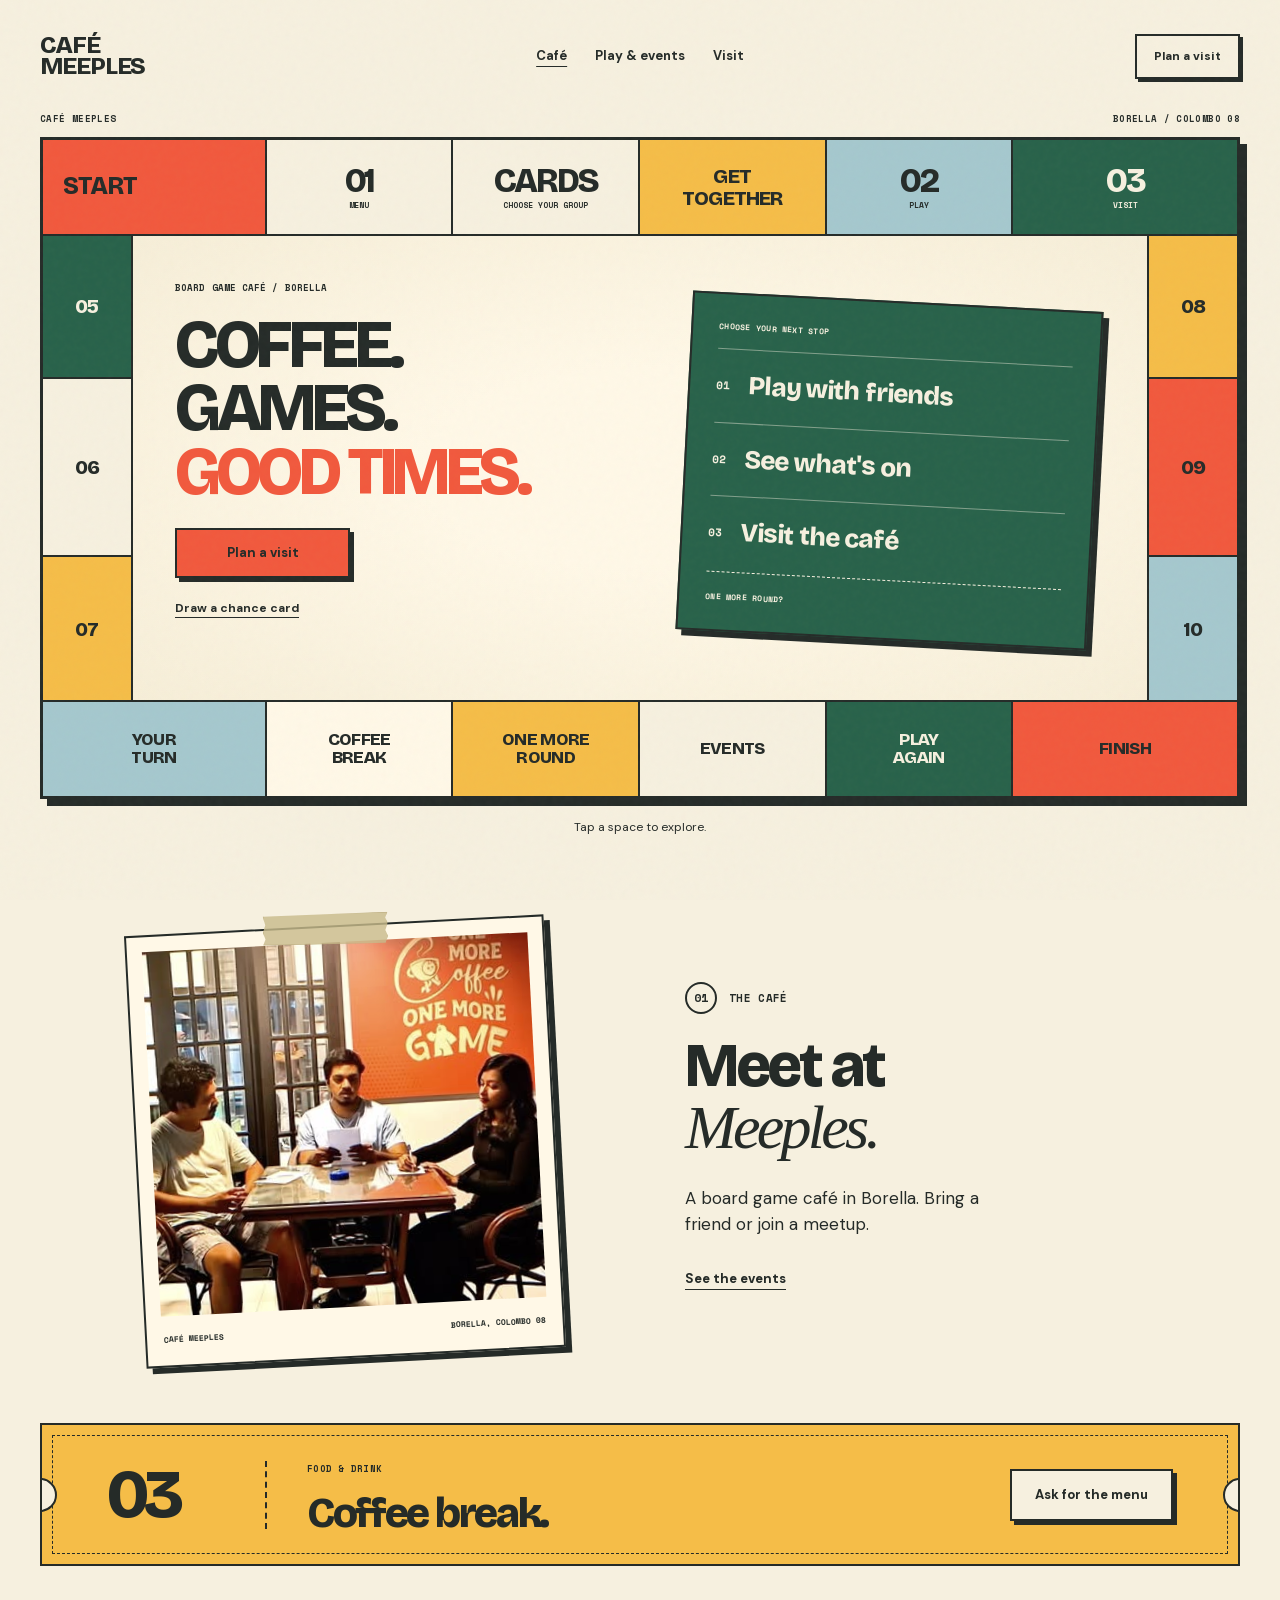
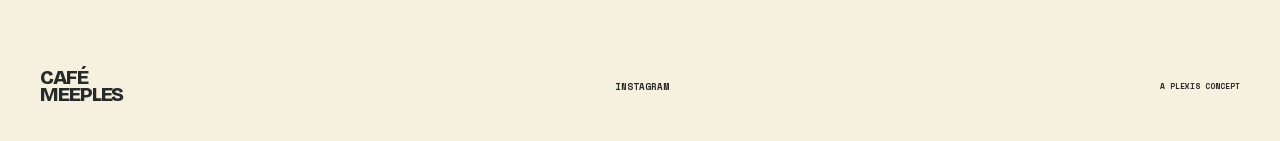
<file: index.html>
<!DOCTYPE html>

<html lang="en">
<head>
<meta charset="utf-8"/>
<meta content="width=device-width, initial-scale=1" name="viewport"/>
<meta content="#f6f0df" name="theme-color"/>
<title>Café Meeples — One more coffee. One more game.</title>
<meta content="Come for the coffee. Stay for the games. Discover Café Meeples, a board-game café in Borella, Colombo 08. Plan a visit, find a meetup, and make your next move." name="description"/>
<link href="./assets/favicon-type.svg?v=board-mobile-5" rel="icon" type="image/svg+xml"/>
<link as="font" crossorigin="" href="./assets/bricolage-grotesque-latin-800.woff2" rel="preload" type="font/woff2"/>
<link href="./assets/fonts.css?v=board-mobile-5" rel="stylesheet"/>
<link href="./style.css?v=board-mobile-5" rel="stylesheet"/>
<script defer="" src="./app.js?v=board-mobile-5"></script>
<link href="./refresh.css?v=board-mobile-5" rel="stylesheet"/></head>
<body class="home-page">
<a class="skip-link" href="#main">Skip to the café</a>
<header class="site-header">
<a aria-label="Café Meeples, back to start" class="brand" href="./index.html?v=board-mobile-5"><span>CAFÉ<br/>MEEPLES</span></a>
<nav aria-label="Main navigation" class="desktop-nav"><a aria-current="page" href="index.html?v=board-mobile-5">Café</a><a href="play.html?v=board-mobile-5">Play &amp; events</a><a href="visit.html?v=board-mobile-5">Visit</a></nav>
<a class="button small header-visit" href="./visit.html?v=board-mobile-5">Plan a visit</a>
</header><main id="main"><section aria-labelledby="hero-title" class="hero wrap" id="start">
<div class="board-caption"><span>CAFÉ MEEPLES</span><span>BORELLA / COLOMBO 08</span></div>
<div class="game-board">
<div class="board-top board-edge"><a class="board-tile tile-start" href="#cafe"><strong>START</strong></a><a class="board-tile tile-coffee" href="#coffee"><strong class="tile-code">01</strong><span>MENU</span></a><a class="board-tile tile-draw" href="./play.html?v=board-mobile-5"><strong class="tile-code">CARDS</strong><span>CHOOSE YOUR GROUP</span></a><a class="board-tile tile-social" href="./play.html?v=board-mobile-5#events"><strong>GET<br/>TOGETHER</strong></a><a class="board-tile tile-dice" href="./play.html?v=board-mobile-5"><strong class="tile-code">02</strong><span>PLAY</span></a><a class="board-tile tile-go" href="./visit.html?v=board-mobile-5"><strong class="tile-code">03</strong><span>VISIT</span></a></div>
<div aria-hidden="true" class="board-left board-edge"><div class="board-tile tile-green"><strong>05</strong></div><div class="board-tile tile-cream"><strong>06</strong></div><div class="board-tile tile-yellow"><strong>07</strong></div></div>
<div class="board-center">
<div class="hero-copy"><span class="eyebrow">BOARD GAME CAFÉ / BORELLA</span><h1 id="hero-title">COFFEE.<br/>GAMES.<br/><span>GOOD TIMES.</span></h1><a class="button primary" href="./visit.html?v=board-mobile-5">Plan a visit</a><button class="chance-trigger" id="draw-chance">Draw a chance card</button></div>
<div class="hero-typography"><div class="printed-card"><span class="mono">CHOOSE YOUR NEXT STOP</span><a href="./play.html?v=board-mobile-5"><b>01</b><span>Play with friends</span></a><a href="./play.html?v=board-mobile-5#events"><b>02</b><span>See what's on</span></a><a href="./visit.html?v=board-mobile-5"><b>03</b><span>Visit the café</span></a><span class="printed-card-rule">ONE MORE ROUND?</span></div></div>
</div>
<div aria-hidden="true" class="board-right board-edge"><div class="board-tile tile-yellow"><strong>08</strong></div><div class="board-tile tile-coral"><strong>09</strong></div><div class="board-tile tile-blue"><strong>10</strong></div></div>
<div class="board-bottom board-edge"><div class="board-tile tile-blue"><strong>YOUR<br/>TURN</strong></div><a class="board-tile tile-small-coffee" href="#coffee"><strong>COFFEE<br/>BREAK</strong></a><div class="board-tile tile-yellow"><strong>ONE MORE<br/>ROUND</strong></div><a class="board-tile tile-cream" href="./play.html?v=board-mobile-5#events"><strong>EVENTS</strong></a><div class="board-tile tile-green"><strong>PLAY<br/>AGAIN</strong></div><a class="board-tile tile-coral" href="./visit.html?v=board-mobile-5"><strong>FINISH</strong></a></div>
</div>
<div class="hero-footnote"><span>Tap a space to explore.</span></div>
</section><section aria-labelledby="cafe-title" class="cafe-section section wrap" id="cafe">
<div class="cafe-photo"><div aria-hidden="true" class="photo-tape"></div><img alt="Friends playing cards at a table inside Café Meeples, beside the café's orange One More Coffee, One More Game wall" height="640" loading="lazy" src="./assets/playing.jpg" width="360"/><div class="photo-caption"><span>CAFÉ MEEPLES</span><span>BORELLA, COLOMBO 08</span></div></div>
<div class="cafe-copy"><div class="section-label"><span class="number">01</span> THE CAFÉ</div><h2 id="cafe-title">Meet at<br/><span class="serif">Meeples.</span></h2><p>A board game café in Borella. Bring a friend or join a meetup.</p><a class="text-link" href="./play.html?v=board-mobile-5#events">See the events</a></div>
</section><section class="coffee-ticket wrap" id="coffee"><div class="ticket-number">03</div><div><span class="mono">FOOD &amp; DRINK</span><h2>Coffee break.</h2></div><a class="button" href="https://www.instagram.com/cafe_meeples/" rel="noopener noreferrer" target="_blank">Ask for the menu</a><span class="ticket-hole left"></span><span class="ticket-hole right"></span></section></main><footer class="site-footer wrap"><a class="brand" href="./index.html?v=board-mobile-5"><span>CAFÉ<br/>MEEPLES</span></a><a href="https://www.instagram.com/cafe_meeples/" rel="noopener noreferrer" target="_blank">INSTAGRAM </a><span class="footer-credit">A PLEXIS CONCEPT</span></footer><dialog aria-labelledby="roll-title" class="game-dialog" id="roll-dialog"><button aria-label="Close your next move" class="dialog-close">Close</button><span class="eyebrow">CHANCE CARD <span id="roll-number">01</span> / 06</span><div aria-hidden="true" class="chance-number" id="chance-number">01</div><h2 id="roll-title">Your next move.</h2><p id="roll-copy"></p><a class="button primary full" href="./play.html?v=board-mobile-5" id="roll-link">Choose your play </a><button class="text-link roll-again">Take another chance </button></dialog><a class="mobile-visit" href="./visit.html?v=board-mobile-5"><span>CAFÉ MEEPLES</span><strong>Plan a visit</strong></a></body>
</html>
</file>
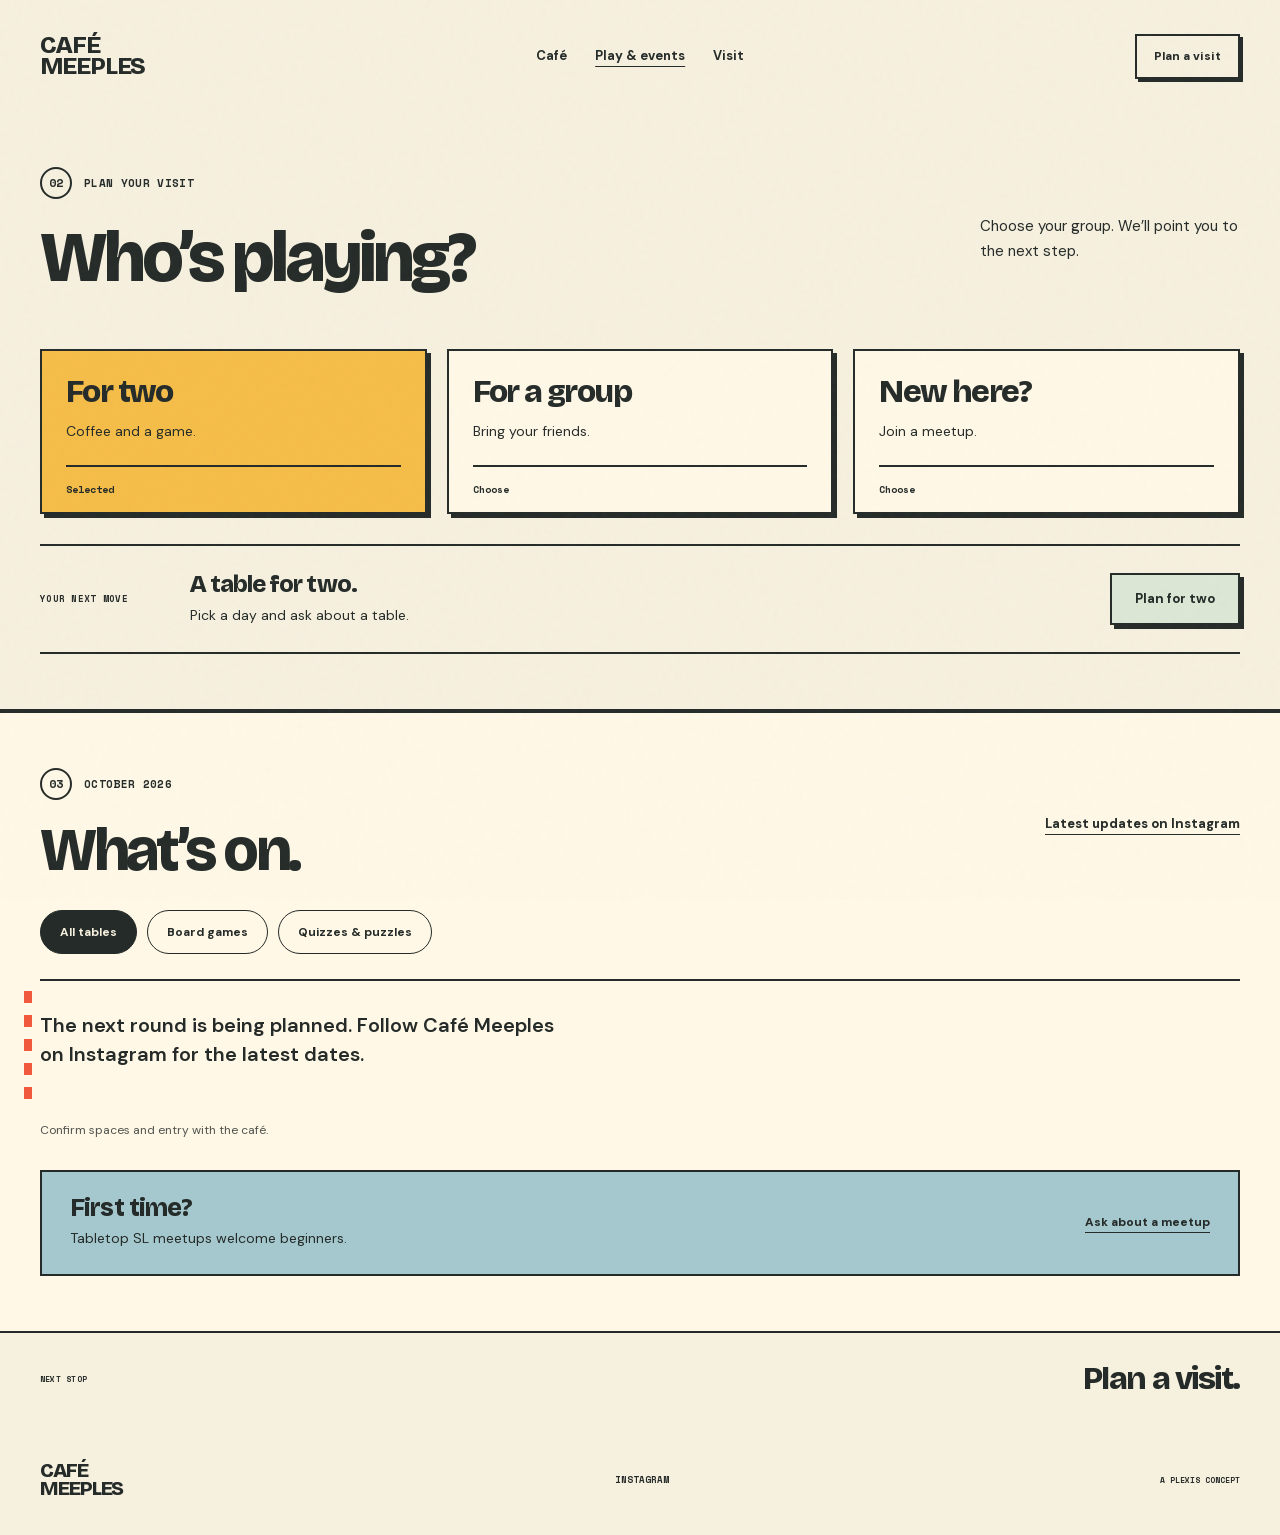
<file: play.html>
<!DOCTYPE html>

<html lang="en">
<head>
<meta charset="utf-8"/>
<meta content="width=device-width, initial-scale=1" name="viewport"/>
<meta content="#f6f0df" name="theme-color"/>
<title>Play &amp; What's On — Café Meeples, Colombo</title>
<meta content="Come for the coffee. Stay for the games. Discover Café Meeples, a board-game café in Borella, Colombo 08. Plan a visit, find a meetup, and make your next move." name="description"/>
<link href="./assets/favicon-type.svg?v=board-mobile-5" rel="icon" type="image/svg+xml"/>
<link as="font" crossorigin="" href="./assets/bricolage-grotesque-latin-800.woff2" rel="preload" type="font/woff2"/>
<link href="./assets/fonts.css?v=board-mobile-5" rel="stylesheet"/>
<link href="./style.css?v=board-mobile-5" rel="stylesheet"/>
<script defer="" src="./app.js?v=board-mobile-5"></script>
<link href="./refresh.css?v=board-mobile-5" rel="stylesheet"/></head>
<body class="play-page">
<a class="skip-link" href="#main">Skip to the café</a>
<header class="site-header">
<a aria-label="Café Meeples, back to start" class="brand" href="./index.html?v=board-mobile-5"><span>CAFÉ<br/>MEEPLES</span></a>
<nav aria-label="Main navigation" class="desktop-nav"><a href="index.html?v=board-mobile-5">Café</a><a aria-current="page" href="play.html?v=board-mobile-5">Play &amp; events</a><a href="visit.html?v=board-mobile-5">Visit</a></nav>
<a class="button small header-visit" href="./visit.html?v=board-mobile-5">Plan a visit</a>


</header><main id="main"><section aria-labelledby="play-title" class="play-section section" id="play"><div class="wrap">
<div class="section-heading"><div><div class="section-label"><span class="number">02</span> PLAN YOUR VISIT</div><h1 id="play-title">Who’s playing?</h1></div><p>Choose your group. We’ll point you to the next step.</p></div>
<div aria-label="Choose your kind of visit" class="plan-cards" role="group">
<button aria-pressed="true" class="plan-card active" data-plan="two"><span class="card-title">For two</span><span class="card-description">Coffee and a game.</span><span class="card-select">Choose</span></button>
<button aria-pressed="false" class="plan-card" data-plan="crew"><span class="card-title">For a group</span><span class="card-description">Bring your friends.</span><span class="card-select">Choose</span></button>
<button aria-pressed="false" class="plan-card" data-plan="new"><span class="card-title">New here?</span><span class="card-description">Join a meetup.</span><span class="card-select">Choose</span></button>
</div>
<div aria-atomic="true" aria-live="polite" class="chosen-plan"><span class="mono">YOUR NEXT MOVE</span><div><h3 id="plan-title">A table for two.</h3><p id="plan-copy">Pick a day and ask about a table.</p></div><a class="button" href="./visit.html?party=two&amp;v=board-mobile-5" id="plan-link">Plan for two </a></div>
</div></section><section aria-labelledby="events-title" class="events-section section" id="events"><div class="wrap">
<div class="section-heading"><div><div class="section-label"><span class="number">03</span> OCTOBER 2026</div><h2 id="events-title">What’s on.</h2></div><div class="events-intro"><a class="text-link" href="https://www.instagram.com/cafe_meeples/p/Dd7O908E3kX/" rel="noopener noreferrer" target="_blank">Latest updates on Instagram</a></div></div>
<div aria-label="Filter the event calendar" class="event-filters" role="group"><button aria-pressed="true" data-filter="all">All tables</button><button aria-pressed="false" data-filter="games">Board games</button><button aria-pressed="false" data-filter="puzzles">Quizzes &amp; puzzles</button></div>
<div class="event-list" id="event-list"></div>
<p class="event-note">Confirm spaces and entry with the café.</p>
<div class="new-player"><div><h3>First time?</h3><p>Tabletop SL meetups welcome beginners.</p></div><a class="text-link" href="https://www.instagram.com/cafe_meeples/" rel="noopener noreferrer" target="_blank">Ask about a meetup</a></div>
</div></section><a class="next-page wrap" href="./visit.html?v=board-mobile-5"><span class="mono">NEXT STOP</span><strong>Plan a visit.</strong></a></main><footer class="site-footer wrap"><a class="brand" href="./index.html?v=board-mobile-5"><span>CAFÉ<br/>MEEPLES</span></a><a href="https://www.instagram.com/cafe_meeples/" rel="noopener noreferrer" target="_blank">INSTAGRAM </a><span class="footer-credit">A PLEXIS CONCEPT</span></footer><dialog aria-labelledby="roll-title" class="game-dialog" id="roll-dialog"><button aria-label="Close your next move" class="dialog-close">Close</button><span class="eyebrow">CHANCE CARD <span id="roll-number">01</span> / 06</span><div aria-hidden="true" class="chance-number" id="chance-number">01</div><h2 id="roll-title">Your next move.</h2><p id="roll-copy"></p><a class="button primary full" href="./play.html?v=board-mobile-5" id="roll-link">Choose your play </a><button class="text-link roll-again">Take another chance </button></dialog><a class="mobile-visit" href="./visit.html?v=board-mobile-5"><span>CAFÉ MEEPLES</span><strong>Plan a visit</strong></a></body>
</html>
</file>
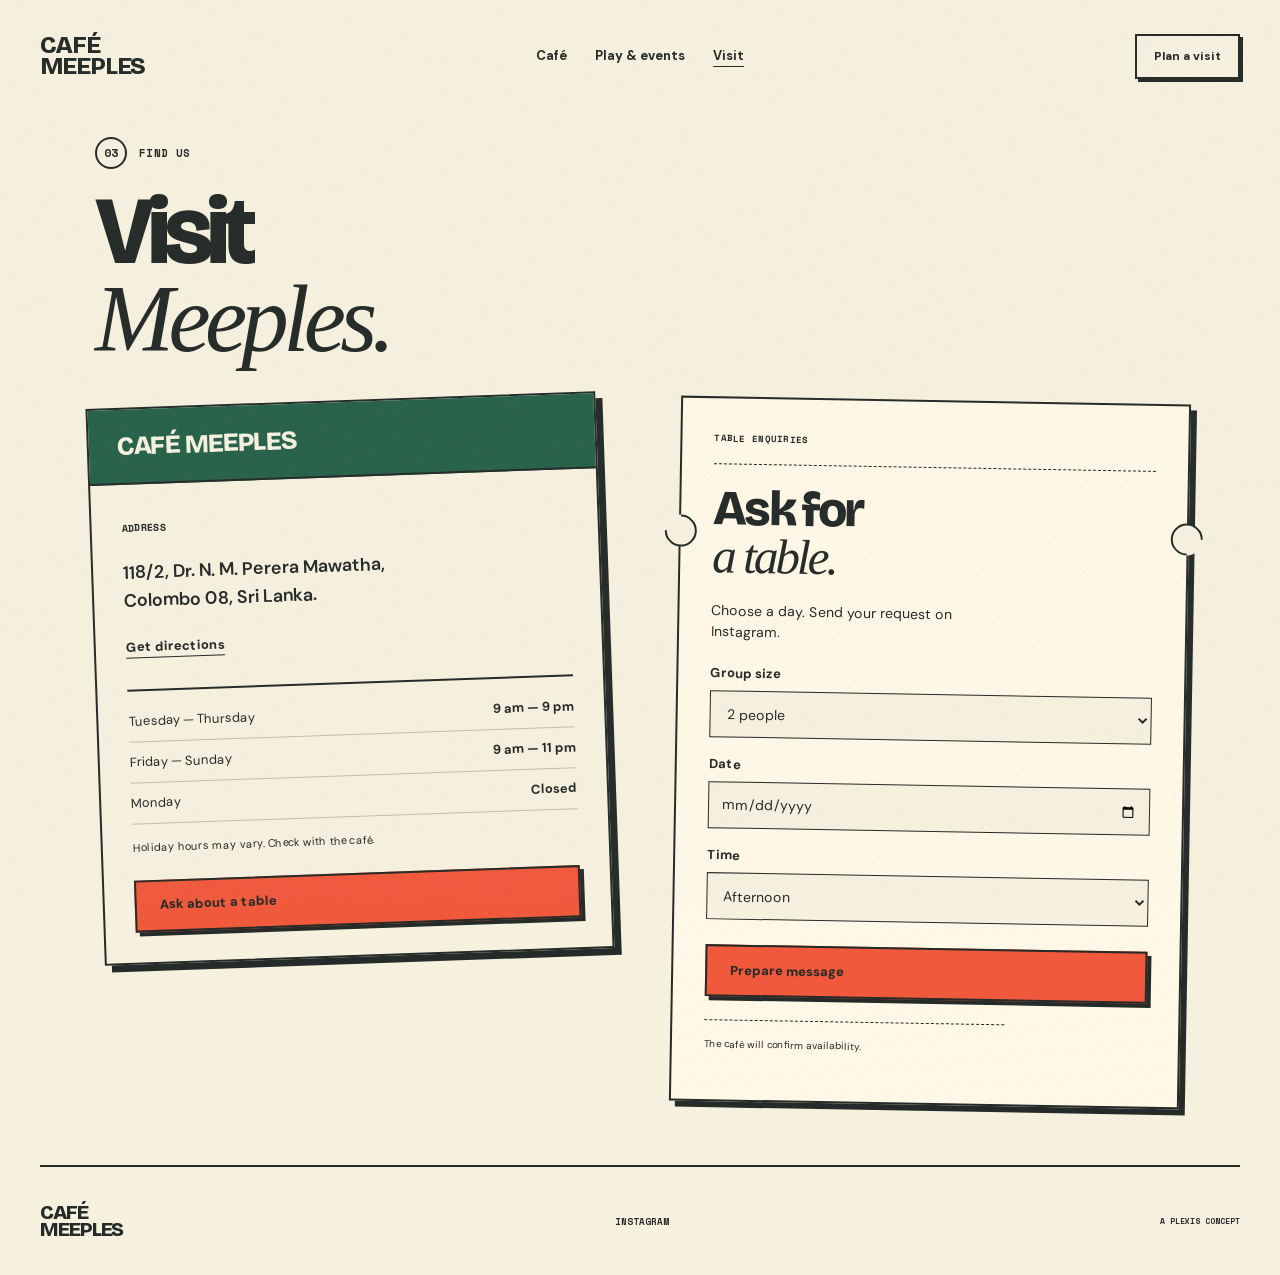
<file: visit.html>
<!DOCTYPE html>

<html lang="en">
<head>
<meta charset="utf-8"/>
<meta content="width=device-width, initial-scale=1" name="viewport"/>
<meta content="#f6f0df" name="theme-color"/>
<title>Visit Café Meeples — Borella, Colombo 08</title>
<meta content="Come for the coffee. Stay for the games. Discover Café Meeples, a board-game café in Borella, Colombo 08. Plan a visit, find a meetup, and make your next move." name="description"/>
<link href="./assets/favicon-type.svg?v=board-mobile-5" rel="icon" type="image/svg+xml"/>
<link as="font" crossorigin="" href="./assets/bricolage-grotesque-latin-800.woff2" rel="preload" type="font/woff2"/>
<link href="./assets/fonts.css?v=board-mobile-5" rel="stylesheet"/>
<link href="./style.css?v=board-mobile-5" rel="stylesheet"/>
<script defer="" src="./app.js?v=board-mobile-5"></script>
<link href="./refresh.css?v=board-mobile-5" rel="stylesheet"/></head>
<body class="visit-page-body">
<a class="skip-link" href="#main">Skip to the café</a>
<header class="site-header">
<a aria-label="Café Meeples, back to start" class="brand" href="./index.html?v=board-mobile-5"><span>CAFÉ<br/>MEEPLES</span></a>
<nav aria-label="Main navigation" class="desktop-nav"><a href="index.html?v=board-mobile-5">Café</a><a href="play.html?v=board-mobile-5">Play &amp; events</a><a aria-current="page" href="visit.html?v=board-mobile-5">Visit</a></nav>
<a class="button small header-visit" href="./visit.html?v=board-mobile-5">Plan a visit</a>
</header><main id="main"><section class="visit-page wrap"><div class="visit-page-title"><div class="section-label"><span class="number">03</span> FIND US</div><h1>Visit<br/><span class="serif">Meeples.</span></h1></div><div class="visit-layout"><div class="visit-card"><div class="visit-card-top"><span>CAFÉ MEEPLES</span></div><div class="visit-card-body"><span class="mono">ADDRESS</span><address>118/2, Dr. N. M. Perera Mawatha,<br/>Colombo 08, Sri Lanka.</address><a class="text-link" href="https://share.google/RGjw2MaPTJeBUE95b" rel="noopener noreferrer" target="_blank">Get directions </a><div class="hours"><div><span>Tuesday — Thursday</span><strong>9 am — 9 pm</strong></div><div><span>Friday — Sunday</span><strong>9 am — 11 pm</strong></div><div><span>Monday</span><strong>Closed</strong></div></div><p class="small-note hours-note">Holiday hours may vary. Check with the café.</p><a class="button primary full" href="#table-enquiry">Ask about a table </a></div></div><section class="table-enquiry" id="table-enquiry"><span class="eyebrow">TABLE ENQUIRIES</span><h2 id="planner-title">Ask for<br/><span class="serif">a table.</span></h2><p>Choose a day. Send your request on Instagram.</p><form id="planner-form"><label for="party-size">Group size</label><select id="party-size"><option value="2">2 people</option><option value="3–5">3–5 people</option><option value="6+">6 or more people</option><option value="1">1 person — join a meetup</option></select><label for="visit-date">Date</label><input id="visit-date" required="" type="date"/><label for="visit-time">Time</label><select id="visit-time"><option value="morning">Morning</option><option selected="" value="afternoon">Afternoon</option><option value="evening">Evening</option></select><button class="button primary full" type="submit">Prepare message</button></form><div hidden="" id="enquiry-result"><label for="enquiry-message">Your message</label><textarea id="enquiry-message" readonly="" rows="5"></textarea><button class="button full" id="copy-enquiry">Copy message </button><a class="button primary full" href="https://www.instagram.com/cafe_meeples/" rel="noopener noreferrer" target="_blank">Open Instagram</a><p class="small-note" id="copy-status" role="status">Copy your message, then paste it into a DM.</p></div><p class="planner-note">The café will confirm availability.</p></section></div></section></main><footer class="site-footer wrap"><a class="brand" href="./index.html?v=board-mobile-5"><span>CAFÉ<br/>MEEPLES</span></a><a href="https://www.instagram.com/cafe_meeples/" rel="noopener noreferrer" target="_blank">INSTAGRAM </a><span class="footer-credit">A PLEXIS CONCEPT</span></footer><dialog aria-labelledby="roll-title" class="game-dialog" id="roll-dialog"><button aria-label="Close your next move" class="dialog-close">Close</button><span class="eyebrow">CHANCE CARD <span id="roll-number">01</span> / 06</span><div aria-hidden="true" class="chance-number" id="chance-number">01</div><h2 id="roll-title">Your next move.</h2><p id="roll-copy"></p><a class="button primary full" href="./play.html?v=board-mobile-5" id="roll-link">Choose your play </a><button class="text-link roll-again">Take another chance </button></dialog></body>
</html>
</file>
<file: assets/fonts.css>
/* Official source: https://fonts.googleapis.com/css2?family=Bricolage+Grotesque:opsz,wght@12..96,800&family=DM+Sans:wght@100..1000&family=Space+Mono:wght@700&display=swap */

/* Bricolage Grotesque — Latin, self-hosted from Google Fonts. */
@font-face {
  font-family: 'Bricolage Grotesque';
  font-style: normal;
  font-weight: 800;
  font-stretch: 100%;
  font-display: swap;
  src: url('./bricolage-grotesque-latin-800.woff2') format('woff2');
  unicode-range: U+0000-00FF, U+0131, U+0152-0153, U+02BB-02BC, U+02C6, U+02DA, U+02DC, U+0304, U+0308, U+0329, U+2000-206F, U+20AC, U+2122, U+2191, U+2193, U+2212, U+2215, U+FEFF, U+FFFD;
}

/* DM Sans — Latin, self-hosted from Google Fonts. */
@font-face {
  font-family: 'DM Sans';
  font-style: normal;
  font-weight: 100 1000;
  font-display: swap;
  src: url('./dm-sans-latin-variable.woff2') format('woff2');
  unicode-range: U+0000-00FF, U+0131, U+0152-0153, U+02BB-02BC, U+02C6, U+02DA, U+02DC, U+0304, U+0308, U+0329, U+2000-206F, U+20AC, U+2122, U+2191, U+2193, U+2212, U+2215, U+FEFF, U+FFFD;
}

/* Space Mono — Latin, self-hosted from Google Fonts. */
@font-face {
  font-family: 'Space Mono';
  font-style: normal;
  font-weight: 700;
  font-display: swap;
  src: url('./space-mono-latin-700.woff2') format('woff2');
  unicode-range: U+0000-00FF, U+0131, U+0152-0153, U+02BB-02BC, U+02C6, U+02DA, U+02DC, U+0304, U+0308, U+0329, U+2000-206F, U+20AC, U+2122, U+2191, U+2193, U+2212, U+2215, U+FEFF, U+FFFD;
}
</file>
<file: style.css>
:root{--cream:#f6f0df;--paper:#fff8e7;--ink:#252b28;--coral:#f1593d;--yellow:#f5bd48;--green:#28624a;--mint:#dce7d5;--blue:#a5c8ce;--line:2px solid var(--ink);--display:'Bricolage Grotesque',sans-serif;--body:'DM Sans',sans-serif;--mono:'Space Mono',monospace}
*{box-sizing:border-box}html{scroll-behavior:smooth;scroll-padding-top:100px}body{margin:0;background:var(--cream);color:var(--ink);font-family:var(--body);font-size:16px;line-height:1.55;-webkit-font-smoothing:antialiased}body:before{content:"";position:fixed;inset:0;z-index:100;pointer-events:none;opacity:.045;background-image:url("data:image/svg+xml,%3Csvg viewBox='0 0 180 180' xmlns='http://www.w3.org/2000/svg'%3E%3Cfilter id='n'%3E%3CfeTurbulence type='fractalNoise' baseFrequency='.82' numOctaves='3' stitchTiles='stitch'/%3E%3C/filter%3E%3Cpath fill='%23000' filter='url(%23n)' opacity='.65' d='M0 0h180v180H0z'/%3E%3C/svg%3E")}a{color:inherit;text-decoration:none}button,input,select,textarea{font:inherit;color:inherit}button,a{-webkit-tap-highlight-color:transparent}button{cursor:pointer}button:disabled{cursor:wait}button:focus-visible,a:focus-visible,input:focus-visible,select:focus-visible,textarea:focus-visible{outline:3px solid var(--coral);outline-offset:5px}button{border-radius:0}img{max-width:100%;display:block}svg{display:inline-block;width:1em;height:1em;vertical-align:middle}.symbols{position:absolute;width:0;height:0;overflow:hidden}.wrap{width:min(1320px,calc(100% - 80px));margin-inline:auto}.section{padding-block:110px}.section-label,.eyebrow{font-family:var(--mono);font-size:11px;line-height:1.5;font-weight:700;letter-spacing:.03em;display:flex;align-items:center;gap:12px}.number{width:32px;height:32px;display:inline-grid;place-items:center;border:var(--line);border-radius:50%;font-size:12px;flex-shrink:0}.mono,.tiny{font-family:var(--mono);font-size:10px;font-weight:700;letter-spacing:.03em}.serif{font-family:Georgia,'Times New Roman',serif;font-style:italic;font-weight:400;letter-spacing:-.06em}.button{min-height:52px;display:inline-flex;align-items:center;justify-content:space-between;gap:28px;padding:13px 23px;border:var(--line);box-shadow:4px 4px 0 var(--ink);font-weight:800;font-size:14px;background:var(--cream);transition:transform .18s,box-shadow .18s}.button:hover{transform:translate(2px,2px);box-shadow:2px 2px 0 var(--ink)}.button.primary{background:var(--coral);color:var(--ink)}.button.small{min-height:45px;font-size:12px;padding:10px 17px;box-shadow:3px 3px 0 var(--ink)}.button.full{width:100%}.text-link{display:inline-flex;align-items:center;gap:24px;font-size:13px;font-weight:800;text-decoration:underline;text-underline-offset:6px;text-decoration-thickness:1px;min-height:44px}.text-link span{font-size:20px;text-decoration:none}.text-link:hover{color:var(--green)}h1,h2,h3,p{margin-top:0}h1,h2,h3{font-family:var(--display);font-weight:800;letter-spacing:-.055em;line-height:.98}h2{font-size:clamp(42px,4.5vw,66px);margin-bottom:26px}h3{font-size:24px}p{margin-bottom:22px;max-width:540px}.lead{font-size:20px;font-weight:600;line-height:1.45}.small-note{font-family:var(--mono);font-size:9px;letter-spacing:.02em;line-height:1.7;display:block;margin-top:22px}.centered{text-align:center}.skip-link{position:fixed;left:16px;top:-70px;z-index:150;background:var(--yellow);padding:12px;border:var(--line)}.skip-link:focus{top:12px}.site-header{width:min(1400px,calc(100% - 80px));height:112px;margin:auto;display:flex;align-items:center;justify-content:space-between;gap:25px;position:relative;z-index:10}.brand{display:inline-flex;align-items:center;gap:8px;line-height:.87;font-family:var(--display);font-weight:800;letter-spacing:-1.1px;font-size:24px;flex-shrink:0}.brand svg{width:48px;height:52px;color:var(--coral);transform:rotate(-9deg)}.brand-dot{font:10px var(--body);vertical-align:top;margin-left:2px}.desktop-nav{display:flex;gap:34px;font-size:13px;font-weight:700}.desktop-nav a{padding:13px 0}.desktop-nav a:hover{text-decoration:underline;text-underline-offset:5px}.menu-toggle,.mobile-nav{display:none}.board-caption,.hero-footnote{display:flex;justify-content:space-between;font:9px var(--mono);letter-spacing:.04em;gap:20px}.board-caption{padding:0 0 12px}.board-caption span:last-child{display:flex;gap:24px}.game-board{display:grid;grid-template-columns:90px minmax(0,1fr) 90px;grid-template-rows:96px minmax(0,1fr) 96px;border:3px solid var(--ink);background:var(--paper);box-shadow:7px 7px 0 var(--ink);position:relative}.board-top,.board-bottom{grid-column:1/-1;display:grid;grid-template-columns:1.2fr repeat(4,1fr) 1.2fr}.board-top{grid-row:1;border-bottom:var(--line)}.board-bottom{grid-row:3;border-top:var(--line)}.board-left{grid-column:1;grid-row:2;border-right:var(--line);display:grid;grid-template-rows:1fr 1.25fr 1fr}.board-right{grid-column:3;grid-row:2;border-left:var(--line);display:grid;grid-template-rows:1fr 1.25fr 1fr}.board-tile{display:flex;align-items:center;justify-content:center;position:relative;flex-direction:column;gap:3px;text-align:center;padding:10px 5px;font-family:var(--display);overflow:hidden;line-height:1.1;transition:background .2s}.board-tile:not(:last-child){border-right:var(--line)}.board-left .board-tile,.board-right .board-tile{border-right:0}.board-left .board-tile:not(:last-child),.board-right .board-tile:not(:last-child){border-bottom:var(--line)}.board-tile strong{font-size:20px;letter-spacing:-.04em}.board-tile .tiny{font-size:7px;line-height:1.4}.board-tile>span:not(.tiny):not(.vertical-type){font-family:var(--mono);font-size:8px}.board-tile svg{width:52px;height:52px;flex-shrink:0}.board-tile span.vertical-type{writing-mode:vertical-rl;transform:rotate(180deg);font-size:11px;font-weight:800;letter-spacing:.02em}.tile-start{background:var(--coral);align-items:flex-start;padding-left:20px;transform:none}.tile-start strong{text-align:left;font-size:25px}.tile-start strong span{position:absolute;right:20px;bottom:20px;font-size:40px}.tile-coffee,.tile-draw,.tile-cream{background:var(--cream)}.tile-social,.tile-yellow{background:var(--yellow)}.tile-dice,.tile-blue{background:var(--blue)}.tile-go,.tile-green{background:var(--green);color:var(--cream)}.tile-go svg{width:60px;height:50px}.tile-coral{background:var(--coral)}.board-bottom .board-tile strong{font-size:17px}.board-bottom .tile-small-coffee{flex-direction:row;gap:15px}.board-bottom .tile-small-coffee span{font:800 19px/1.05 var(--display)}.board-bottom .board-tile svg{width:43px;height:43px}.board-left .board-tile svg,.board-right .board-tile svg{width:54px;height:62px}.board-left .board-tile>span:not(.vertical-type),.board-right .board-tile>span:not(.vertical-type){font-size:7px}.board-center{grid-column:2;grid-row:2;padding:45px 42px 40px;display:grid;grid-template-columns:1.05fr 1fr;gap:10px;position:relative;background:radial-gradient(ellipse at 50% 50%,#fff8e7 30%,#f6eed8 100%)}.hero-copy .eyebrow{font-size:8px;gap:7px;white-space:nowrap}.mini-star{font-size:23px;line-height:1}.hero h1{font-size:clamp(54px,6.25vw,88px);line-height:.9;letter-spacing:-.065em;margin:18px 0 25px}.hero h1>span{color:var(--coral)}.hero-copy p{font-size:13px;line-height:1.6;margin-bottom:23px}.hero-copy .button{font-size:13px;min-height:50px;padding:11px 18px}.hero-explore{display:flex;width:fit-content;margin-top:13px;font-size:11px;gap:12px}.hero-art{display:flex;flex-direction:column;justify-content:center;position:relative;min-width:0}.hero-art>img{width:112%;max-width:none;margin-left:-5%;margin-top:55px;position:relative;z-index:1}.round-stamp{width:103px;height:103px;border:1.5px solid var(--ink);outline:1.5px solid var(--ink);outline-offset:4px;border-radius:50%;transform:rotate(12deg);display:flex;justify-content:center;align-items:center;flex-direction:column;text-align:center;font:8px/1.6 var(--mono);position:absolute;right:6px;top:3px;background:var(--yellow)}.round-stamp b{font-size:10px;display:block}.roll-control{margin-top:-18px;position:relative;z-index:2;align-self:center;transform:rotate(-4deg)}.roll-button{background:var(--paper);border:var(--line);display:flex;align-items:center;gap:14px;box-shadow:3px 3px 0 var(--ink);padding:8px 15px 8px 8px}.roll-button>svg{width:48px;height:48px}.roll-button>span{font:700 10px/1.4 var(--mono);text-align:left}.roll-button:hover{background:var(--yellow)}.handwritten{display:block;font:italic 15px Georgia,serif;text-align:center;margin-top:12px}.hero-footnote{padding:22px 0 35px;font-size:8px}.hero-footnote a{display:flex;gap:18px}.marquee{background:var(--coral);border-block:var(--line);overflow:hidden;margin-top:15px}.marquee>div{display:flex;gap:40px;align-items:center;white-space:nowrap;width:max-content;padding:12px 0;font-family:var(--display);font-weight:800;font-size:25px;letter-spacing:-.04em;animation:marquee 45s linear infinite}.marquee span{font-size:30px;line-height:1}@keyframes marquee{to{transform:translateX(-33.333%)}}.cafe-section{display:grid;grid-template-columns:1fr 1fr;align-items:center;gap:110px;padding-inline:55px}.cafe-photo{position:relative;transform:rotate(-3deg);background:var(--paper);padding:15px;border:var(--line);box-shadow:6px 6px 0 var(--ink);width:min(420px,100%);margin-inline:auto}.cafe-photo>img{width:100%;height:475px;object-fit:cover;object-position:center 55%;filter:saturate(.85)}.photo-tape{position:absolute;z-index:2;left:33%;top:-15px;width:125px;height:32px;transform:rotate(2deg);background:#c9bb8bcc;border:1px solid #ad9c6f66;clip-path:polygon(0 9%,100% 0,98% 18%,100% 34%,98% 57%,100% 75%,98% 97%,0 100%,2% 80%,0 60%,2% 36%)}.photo-caption{display:flex;justify-content:space-between;font:8px var(--mono);padding:17px 2px 5px}.photo-label{position:absolute;bottom:85px;right:-48px;transform:rotate(9deg);padding:17px;background:var(--yellow);border:var(--line);font:800 17px/.95 var(--display);box-shadow:3px 3px 0 var(--ink)}.cafe-copy h2{margin-top:24px}.cafe-copy>p{font-size:14px}.cafe-copy>p.lead{font-size:20px;max-width:350px}.how-to{padding:0;list-style:none;margin:28px 0 16px;border-top:1px solid #252b2860}.how-to li{display:flex;gap:20px;padding:15px 0;border-bottom:1px solid #252b2860}.how-to li>span{font:10px var(--mono);padding-top:3px}.how-to strong{font-weight:800;font-size:14px}.how-to p{font-size:12px;margin:3px 0 0;line-height:1.5}.play-section{background:var(--mint);border-block:var(--line)}.section-heading{display:flex;align-items:flex-end;justify-content:space-between;gap:50px;margin-bottom:45px}.section-heading h2{margin:24px 0 0}.section-heading>p{font-size:14px;margin:0 0 5px;line-height:1.65}.section-heading>p .mono{display:block;margin-top:15px}.plan-cards{display:grid;grid-template-columns:repeat(3,minmax(0,1fr));gap:25px}.plan-card{background:var(--cream);text-align:left;border:var(--line);padding:18px 23px 0;position:relative;box-shadow:4px 4px 0 var(--ink);transition:transform .2s,box-shadow .2s}.plan-card:nth-child(2){transform:rotate(1deg)}.plan-card:nth-child(3){transform:rotate(-1deg)}.plan-card:hover{transform:translateY(-7px) rotate(0deg)}.plan-card.active{box-shadow:7px 7px 0 var(--ink);background:var(--yellow);transform:translateY(-7px) rotate(-1deg)}.card-top{display:flex;align-items:center;justify-content:space-between;font:9px var(--mono);gap:10px;line-height:1.5}.card-top>span{font-size:8px}.card-art{height:190px;display:flex;align-items:center;justify-content:center;position:relative}.two-art svg{width:95px;height:107px;transform:rotate(-12deg);color:var(--green)}.two-art svg.meeple-two{color:var(--coral);transform:rotate(12deg);margin-left:0;margin-top:28px}.two-art>span{position:absolute;font:italic 55px Georgia;left:48%;top:25px}.crew-art svg:first-child{width:138px;height:138px;transform:rotate(-15deg);margin-right:20px}.crew-art svg:last-child{width:80px;height:80px;transform:rotate(10deg);margin-top:55px}.scribble{position:absolute;font:800 15px/.9 var(--display);transform:rotate(15deg);top:30px;right:20px}.new-art svg{width:170px;height:170px;color:var(--coral)}.new-art b{position:absolute;font:italic bold 110px Georgia;top:6px;left:calc(50% - 26px)}.card-title{display:block;font:800 clamp(25px,2.4vw,34px)/1 var(--display);letter-spacing:-.05em;margin:6px 0 12px}.card-description{font-size:12px;display:block;min-height:44px;line-height:1.5}.card-select{margin-top:20px;border-top:var(--line);padding:15px 0;display:flex;justify-content:space-between;align-items:center;font:9px var(--mono)}.card-select>span{font-size:22px}.plan-card.active .card-select>span{visibility:hidden}.chosen-plan{border-block:var(--line);display:grid;grid-template-columns:135px 1fr auto;align-items:center;gap:30px;margin-top:48px;padding:25px 0}.chosen-plan>span{font-size:9px}.chosen-plan h3{font-size:22px;line-height:1.1;margin-bottom:8px;letter-spacing:-.03em}.chosen-plan p{font-size:13px;margin:0;max-width:580px}.chosen-plan .button{background:var(--mint);white-space:nowrap}.refuel-section{display:grid;grid-template-columns:1fr 1fr;gap:100px;align-items:center;padding-inline:55px}.refuel-section h2{margin-top:25px}.refuel-section p:not(.lead){font-size:14px}.coffee-print{aspect-ratio:1;position:relative;display:flex;align-items:center;justify-content:center;background:var(--yellow);border:var(--line);box-shadow:6px 6px 0 var(--ink);transform:rotate(2deg);overflow:hidden}.coffee-print:before{content:"";position:absolute;inset:13px;border:1px solid var(--ink)}.coffee-ring{position:absolute;width:68%;height:68%;border:1px solid var(--ink);border-radius:50%;box-shadow:0 0 0 10px var(--yellow),0 0 0 11px var(--ink)}.coffee-print>svg{width:57%;height:57%;transform:rotate(-11deg);position:relative}.coffee-print-top,.coffee-print-bottom{position:absolute;font:10px var(--mono);text-align:center;line-height:1.5;letter-spacing:.06em}.coffee-print-top{top:28px}.coffee-print-bottom{bottom:26px}.coffee-spark{position:absolute;font-size:65px;font-family:Georgia;line-height:1}.spark-one{top:65px;left:30px}.spark-two{right:25px;bottom:75px;font-size:45px}.events-section{background:var(--paper);border-block:var(--line)}.events-intro{width:300px}.events-intro p{font-size:14px}.events-intro .text-link{font-size:12px}.event-filters{display:flex;gap:10px;margin-bottom:25px;flex-wrap:wrap}.event-filters button{min-height:44px;padding:8px 19px;border:1px solid var(--ink);border-radius:24px;font-size:12px;font-weight:700;background:transparent}.event-filters button[aria-pressed=true]{background:var(--ink);color:var(--cream)}.event-filters button:hover{background:var(--yellow);color:var(--ink)}.event-list{border-top:var(--line)}.event-row{display:grid;grid-template-columns:100px 1fr 200px 45px;align-items:center;gap:24px;min-height:110px;border-bottom:var(--line);padding:18px 22px 18px 0;transition:background .2s}.event-row:hover{background:#f5bd4833}.event-date{display:flex;align-items:center;gap:12px;border-right:1px solid var(--ink)}.event-date strong{font:800 49px/.9 var(--display);letter-spacing:-.07em}.event-date span{font:9px/1.5 var(--mono)}.event-info h3{font-size:25px;margin:0 0 8px;letter-spacing:-.04em}.event-info p{font-size:11px;margin:0}.event-time{font:10px/1.6 var(--mono)}.event-arrow{width:43px;height:43px;border:var(--line);border-radius:50%;font-size:25px;text-align:center;line-height:38px;background:var(--yellow)}.event-note{font-size:10px;margin:18px 0 0;max-width:100%;opacity:.8}.new-player{display:grid;grid-template-columns:65px 1fr auto;gap:25px;align-items:center;background:var(--blue);border:var(--line);padding:26px 30px;margin-top:50px}.new-player>svg{width:60px;height:67px;color:var(--coral)}.new-player h3{font-size:24px;margin-bottom:8px;letter-spacing:-.035em}.new-player p{font-size:12px;max-width:670px;margin:0}.new-player .text-link{white-space:nowrap;font-size:11px}.visit-section{display:grid;grid-template-columns:1fr 1fr;gap:90px;position:relative;padding-inline:55px;align-items:start}.visit-heading h2{font-size:clamp(64px,7vw,100px);margin-top:30px}.visit-heading>p{font-size:17px;margin-top:25px}.visit-card{background:var(--cream);border:var(--line);box-shadow:7px 7px 0 var(--ink);transform:rotate(2deg);max-width:480px;position:relative}.visit-card-top{height:75px;background:var(--green);color:var(--cream);border-bottom:var(--line);display:flex;align-items:center;justify-content:space-between;padding:20px 28px;font:800 26px/1 var(--display);letter-spacing:-.05em}.visit-card-top svg{width:38px;height:45px;color:var(--yellow)}.visit-card-body{padding:30px}.visit-card-body>.mono{font-size:9px}.visit-card h3{font-size:44px;line-height:1;margin:20px 0}.visit-card address{font-size:13px;font-style:normal;margin-bottom:12px}.hours{border-top:var(--line);margin-top:25px;padding-top:10px}.hours>div{display:flex;justify-content:space-between;gap:15px;font-size:12px;padding:10px 0;border-bottom:1px solid #252b2840}.hours strong{font-size:12px;white-space:nowrap}.hours-note{font:10px/1.5 var(--body);margin-top:15px;margin-bottom:24px}.visit-card .button{font-size:12px}.visit-decoration{position:absolute;left:100px;bottom:135px;display:flex;align-items:center;gap:20px;transform:rotate(-12deg)}.visit-decoration svg:first-child{width:105px;height:105px}.visit-decoration span{font:800 21px/.95 var(--display);letter-spacing:-.05em}.visit-decoration svg:last-child{width:75px;height:75px;transform:rotate(-20deg);margin-top:35px}.closing{background:var(--coral);border-block:var(--line);padding:70px 0 85px;text-align:center;overflow:hidden}.closing h2{font-size:clamp(65px,9.7vw,140px);line-height:.85;max-width:1000px;margin:35px auto 40px;position:relative}.closing h2 .serif{letter-spacing:-.07em}.closing h2 svg{height:1.1em;width:.85em;color:var(--cream);position:absolute;top:.1em;right:-.05em;transform:rotate(15deg)}.closing .button{margin:auto}.site-footer{display:flex;align-items:center;justify-content:space-between;gap:25px;min-height:150px;flex-wrap:wrap}.site-footer .brand{font-size:20px}.site-footer .brand svg{width:38px;height:44px}.site-footer p{font-size:11px;margin:0}.site-footer>a:not(.brand){font:9px var(--mono)}.footer-credit{font:8px var(--mono)}.footer-credit span{font-size:25px;margin-left:10px}.mobile-visit{display:none}.game-dialog{padding:35px;width:min(460px,calc(100% - 36px));max-height:calc(100dvh - 40px);border:3px solid var(--ink);box-shadow:8px 8px 0 var(--ink);background:var(--cream);color:var(--ink);overflow-y:auto;overscroll-behavior:contain}.game-dialog::backdrop{background:#252b28b5;backdrop-filter:blur(3px)}.dialog-close{position:absolute;right:10px;top:10px;font-size:28px;line-height:1;min-width:44px;min-height:44px;background:transparent;border:0}.game-dialog>.eyebrow{font-size:9px;margin-bottom:20px;padding-right:25px}.game-dialog h2{font-size:43px;margin-top:20px;margin-bottom:20px}.game-dialog p{font-size:14px}.dialog-die{display:flex;align-items:center;justify-content:center;background:var(--yellow);height:140px;border:var(--line);margin:20px 0}.dialog-die svg{width:95px;height:95px;transform:rotate(-12deg)}.game-dialog .roll-again{display:flex;margin:20px auto 0;border:0;background:transparent;font-size:12px}.game-dialog .button{font-size:12px;gap:15px}.planner-dialog label{display:block;font-weight:700;font-size:12px;margin:18px 0 7px}.planner-dialog select,.planner-dialog input,.planner-dialog textarea{width:100%;border:1px solid var(--ink);background:var(--paper);min-height:48px;padding:10px;font-size:14px;border-radius:0}.planner-dialog input{appearance:none;-webkit-appearance:none}.planner-dialog textarea{resize:vertical;font-size:13px;line-height:1.6}.planner-dialog form>.button{margin-top:25px}.planner-note{font-size:10px!important;margin:25px 0 0;border-top:1px solid #252b2860;padding-top:15px}.planner-dialog #enquiry-result .button{margin-top:16px}.planner-dialog #copy-status{font-family:var(--body);font-size:11px}.no-script{text-align:center;padding:25px}.is-rolling{animation:roll .35s ease}@keyframes roll{50%{transform:rotate(22deg) scale(.9)}}[hidden]{display:none!important}
@media(min-width:1600px){.hero h1{font-size:88px}.board-center{padding-block:48px}.hero-art>img{margin-top:40px}}
@media(max-width:1150px){.wrap{width:calc(100% - 50px)}.site-header{width:calc(100% - 50px)}.game-board{grid-template-columns:70px minmax(0,1fr) 70px;grid-template-rows:85px minmax(0,1fr) 85px}.board-center{padding:32px 26px}.hero-copy .eyebrow{font-size:6.7px}.hero h1{font-size:6.8vw}.board-tile strong{font-size:16px}.board-tile svg{width:42px;height:42px}.board-tile .tiny{font-size:6px}.board-tile>span:not(.tiny):not(.vertical-type){font-size:6px}.board-bottom .board-tile strong{font-size:13px}.board-bottom .tile-small-coffee span{font-size:14px}.board-tile span.vertical-type{font-size:9px}.board-left .board-tile svg,.board-right .board-tile svg{width:45px;height:50px}.tile-start{padding-left:12px}.tile-start strong{font-size:21px}.tile-start strong span{right:10px;font-size:30px}.round-stamp{width:88px;height:88px;font-size:7px;top:0;right:0}.round-stamp b{font-size:8px}.hero-art>img{margin-top:45px}.roll-button>span{font-size:8px}.roll-button>svg{width:37px;height:37px}.cafe-section,.refuel-section{gap:65px;padding-inline:15px}.cafe-photo>img{height:440px}.cafe-section h2{font-size:50px}.plan-cards{gap:18px}.plan-card{padding:16px 18px 0}.card-art{height:170px}.card-description{font-size:11px}.chosen-plan{grid-template-columns:100px 1fr auto;gap:22px}.chosen-plan h3{font-size:20px}.chosen-plan .button{font-size:12px;padding:12px 15px;gap:15px}.visit-section{padding-inline:20px;gap:65px}.visit-decoration{left:45px;bottom:120px}.visit-decoration svg:first-child{width:80px;height:80px}.visit-decoration span{font-size:18px}.visit-decoration svg:last-child{width:60px;height:60px}.new-player{grid-template-columns:55px 1fr;gap:20px}.new-player .text-link{grid-column:2;min-height:30px}.site-footer{gap:20px}.site-footer p{display:none}.closing h2 svg{right:0}}
@media(max-width:800px){html{scroll-padding-top:25px}.wrap{width:calc(100% - 36px)}.site-header{width:calc(100% - 36px);height:90px;gap:15px}.brand{font-size:20px}.brand svg{width:38px;height:44px}.desktop-nav{display:none}.header-visit{margin-left:auto}.menu-toggle{width:40px;height:44px;display:flex;justify-content:center;align-items:center;flex-direction:column;gap:6px;border:0;background:transparent;padding:8px}.menu-toggle span{height:2px;width:24px;background:var(--ink);transition:transform .2s}.menu-toggle[aria-expanded=true] span:first-child{transform:translateY(4px) rotate(45deg)}.menu-toggle[aria-expanded=true] span:last-child{transform:translateY(-4px) rotate(-45deg)}.mobile-nav{display:flex;position:absolute;right:0;left:0;top:80px;background:var(--yellow);border:var(--line);padding:14px 20px;box-shadow:4px 4px 0 var(--ink);flex-direction:column}.mobile-nav a{padding:12px;font-size:13px;font-weight:700}.board-caption{font-size:7px;gap:10px}.board-caption>span:last-child{gap:5px}.game-board{grid-template-columns:45px minmax(0,1fr) 45px;grid-template-rows:75px minmax(0,1fr) 75px;box-shadow:5px 5px 0 var(--ink)}.board-top,.board-bottom{grid-template-columns:1.2fr 1fr 1fr 1.2fr}.board-top .tile-draw,.board-top .tile-social,.board-bottom .tile-small-coffee,.board-bottom .tile-green{display:none}.board-top .tile-start strong{font-size:20px}.board-top .tile-start .tiny{font-size:5px}.board-top .tile-start strong span{font-size:25px;bottom:13px}.board-top .board-tile>span:not(.tiny){font-size:6px}.board-top .tile-go svg{width:42px}.board-tile span.vertical-type{font-size:8px}.board-left .board-tile svg,.board-right .board-tile svg{width:32px;height:43px}.board-left .board-tile>span:not(.vertical-type),.board-right .board-tile>span:not(.vertical-type){font-size:5px;writing-mode:vertical-rl;margin-top:5px}.board-center{padding:27px 25px;grid-template-columns:1.05fr 1fr;gap:0}.hero-copy .eyebrow{font-size:5.5px;gap:4px;white-space:normal;line-height:1.5}.mini-star{font-size:18px}.hero h1{font-size:7.9vw;margin-top:15px}.hero-copy p{font-size:10px}.hero-copy .button{font-size:10px;min-height:44px;padding:10px 13px;gap:15px}.hero-explore{font-size:8px;gap:8px}.round-stamp{width:73px;height:73px;font-size:5.5px;right:0;top:13px}.round-stamp b{font-size:6px}.hero-art>img{width:118%;margin-left:-10%;margin-top:70px}.roll-control{margin-top:0;transform:rotate(-4deg)}.roll-button{gap:6px;padding:6px;min-height:48px}.roll-button>svg{width:32px;height:32px}.roll-button>span{font-size:6px}.handwritten{font-size:11px;margin-top:10px}.board-bottom .board-tile strong{font-size:11px}.hero-footnote{font-size:6px;padding-block:18px 25px}.hero-footnote a{gap:8px}.section{padding-block:80px}.cafe-section{gap:50px;grid-template-columns:.9fr 1fr;padding-inline:0}.cafe-photo{padding:10px}.cafe-photo>img{height:370px}.photo-caption{font-size:5px;gap:8px}.photo-label{right:-25px;font-size:13px;bottom:60px;padding:12px}.cafe-section h2{font-size:41px}.section-label{font-size:8px;gap:8px}.number{width:28px;height:28px;font-size:10px}.cafe-copy>p{font-size:12px}.cafe-copy>p.lead{font-size:16px}.how-to li{gap:13px;padding:12px 0}.how-to strong{font-size:12px}.how-to p{font-size:10px}.section-heading{gap:25px}.section-heading h2{font-size:48px}.section-heading>p{font-size:12px}.plan-cards{gap:12px}.plan-card{padding:13px 13px 0}.card-top{font-size:7px}.card-top>span{font-size:5px}.card-art{height:150px}.two-art svg{width:65px;height:90px}.two-art>span{font-size:40px;top:20px}.crew-art svg:first-child{width:100px;height:110px;margin-right:0}.crew-art svg:last-child{width:55px;height:65px;margin-top:45px}.scribble{font-size:10px;right:5px;top:25px}.new-art svg{width:130px;height:130px}.new-art b{font-size:90px;top:3px;left:calc(50% - 23px)}.card-title{font-size:23px}.card-description{font-size:10px;min-height:50px}.card-select{font-size:7px;margin-top:12px}.chosen-plan{grid-template-columns:1fr auto;gap:15px;padding:22px 0}.chosen-plan>span{grid-column:1/-1;font-size:8px}.chosen-plan h3{font-size:19px}.chosen-plan p{font-size:11px}.chosen-plan .button{font-size:10px}.refuel-section{padding-inline:0;gap:50px}.refuel-section h2{font-size:43px}.refuel-section .lead{font-size:17px}.refuel-section p:not(.lead){font-size:12px}.coffee-print-top,.coffee-print-bottom{font-size:7px}.spark-one{font-size:45px;top:50px;left:20px}.spark-two{font-size:30px;bottom:55px}.event-row{grid-template-columns:85px 1fr 125px 36px;gap:20px;min-height:100px;padding-right:0}.event-date strong{font-size:43px}.event-date span{font-size:8px}.event-info h3{font-size:21px}.event-info p{font-size:10px}.event-time{font-size:8px}.event-arrow{width:35px;height:35px;line-height:30px;font-size:20px}.events-intro{width:230px}.events-intro p{font-size:12px}.new-player h3{font-size:22px}.visit-section{padding-inline:0;gap:50px}.visit-heading h2{font-size:68px}.visit-heading>p{font-size:14px}.visit-card-body{padding:24px}.visit-card-top{height:65px;padding:20px 22px;font-size:24px}.visit-card h3{font-size:37px}.visit-card address{font-size:11px}.hours>div,.hours strong{font-size:10px}.visit-card .button{font-size:10px;padding:11px 13px}.visit-card .small-note{font-size:7px}.visit-card .hours-note{font-size:9px}.visit-decoration{left:15px;bottom:145px;gap:12px}.visit-decoration svg:first-child{width:70px;height:70px}.visit-decoration span{font-size:15px}.visit-decoration svg:last-child{width:48px;height:48px}.closing h2{font-size:100px}.closing h2 svg{right:-10px;height:1em;width:.75em}.site-footer{min-height:120px}}
@media(max-width:580px){.wrap{width:calc(100% - 32px)}.site-header{width:calc(100% - 32px);height:86px;gap:8px}.brand{font-size:18px;gap:5px}.brand svg{width:33px;height:39px}.header-visit.button{min-height:40px;font-size:9px;padding:8px 10px;gap:12px;box-shadow:2px 2px 0 var(--ink)}.menu-toggle{width:35px}.board-caption{font-size:5.7px;letter-spacing:0;padding-bottom:10px}.board-caption>span:last-child span{display:none}.game-board{grid-template-columns:1fr;grid-template-rows:72px auto 66px;border-width:2px;box-shadow:4px 4px 0 var(--ink)}.board-top{grid-column:1;grid-row:1}.board-bottom{grid-column:1;grid-row:3}.board-left,.board-right{display:none}.board-center{grid-column:1;grid-row:2;padding:26px 23px 25px;display:block;overflow:hidden;background:var(--paper)}.board-tile{padding:8px 4px}.board-tile svg{width:35px;height:35px}.board-top .tile-start{padding-left:9px;gap:4px}.board-top .tile-start strong{font-size:21px}.board-top .tile-start .tiny{font-size:4.7px;letter-spacing:-.02em;max-width:60px}.board-top .tile-start strong span{right:5px;bottom:15px;font-size:23px}.board-top .tile-go svg{width:36px}.board-top .board-tile>span:not(.tiny){font-size:5px}.board-bottom .board-tile strong{font-size:10px;line-height:1.15}.board-bottom .board-tile .tiny{font-size:4.5px}.hero-copy{position:relative;z-index:2}.hero-copy .eyebrow{font-size:6.5px;white-space:normal;letter-spacing:0;gap:6px}.mini-star{font-size:17px}.hero h1{font-size:clamp(54px,14.65vw,84px);line-height:.9;letter-spacing:-.07em;margin:17px 0 20px;max-width:100%}.hero-copy p{font-size:12px;line-height:1.55;margin-bottom:20px}.hero-copy .button{font-size:12px;min-height:48px;padding:11px 16px;gap:30px}.hero-explore{display:none}.hero-art{height:220px;display:block;margin-top:8px;margin-left:65px}.hero-art>img{width:272px;height:250px;max-width:none;margin:0;position:absolute;right:-30px;top:-30px;z-index:1}.round-stamp{width:74px;height:74px;font-size:5.5px;top:7px;left:-68px;right:auto;transform:rotate(-12deg);z-index:3}.round-stamp b{font-size:6.6px}.roll-control{position:absolute;bottom:0;left:-65px;z-index:4;transform:rotate(-5deg)}.roll-button{padding:5px 10px 5px 5px;gap:7px;min-height:47px;background:var(--cream)}.roll-button>svg{width:34px;height:34px}.roll-button>span{font-size:7px}.handwritten{font-size:10px;text-align:left;margin-top:9px;margin-left:10px}.hero-footnote{font-size:5.5px;gap:12px;line-height:1.5;padding:17px 0 25px}.hero-footnote>span{max-width:150px}.hero-footnote a{gap:5px;text-align:right;align-items:center;white-space:nowrap}.marquee{margin-top:5px}.marquee>div{font-size:20px;gap:25px;padding:10px 0}.marquee span{font-size:23px}.section{padding-block:65px}h2{font-size:43px}.section-label{font-size:8px;gap:10px}.number{width:28px;height:28px;font-size:10px}.cafe-section{display:flex;flex-direction:column-reverse;gap:48px;padding-inline:0}.cafe-copy h2{font-size:49px;margin-top:23px}.cafe-copy>p{font-size:14px}.cafe-copy>p.lead{font-size:19px;max-width:290px}.how-to{margin-top:25px}.how-to li{gap:16px;padding:15px 0}.how-to li>span{font-size:9px}.how-to strong{font-size:14px}.how-to p{font-size:12px;max-width:280px;margin-top:5px}.cafe-copy .text-link{font-size:12px}.cafe-photo{width:calc(100% - 33px);max-width:360px;margin-inline:10px 23px;padding:12px;align-self:flex-start}.cafe-photo>img{height:360px;object-position:center 58%}.photo-caption{font-size:6px;padding:14px 0 3px;gap:8px}.photo-label{font-size:14px;right:-24px;bottom:65px;padding:12px}.section-heading{display:block;margin-bottom:36px}.section-heading h2{font-size:46px;margin-top:23px}.section-heading>p{font-size:13px;margin-top:24px}.section-heading>p .mono{font-size:8px;margin-top:15px}.plan-cards{grid-template-columns:1fr;gap:21px;padding-inline:6px}.plan-card{display:grid;grid-template-columns:1fr 118px;grid-template-rows:auto auto auto auto;padding:15px 18px 0;min-height:205px}.plan-card:nth-child(2){transform:rotate(1deg)}.plan-card:nth-child(3){transform:rotate(-1deg)}.plan-card.active{transform:rotate(-1deg);box-shadow:5px 5px 0 var(--ink)}.card-top{grid-column:1/-1;font-size:8px;gap:12px}.card-top>span{font-size:6.5px}.card-art{grid-column:2;grid-row:2/4;height:125px;align-self:center;width:118px}.card-title{grid-column:1;grid-row:2;font-size:28px;margin:24px 0 7px;align-self:end;line-height:1}.card-description{grid-column:1;grid-row:3;font-size:11px;min-height:0;max-width:150px;padding-right:8px}.card-select{grid-column:1/-1;grid-row:4;padding:9px 0;font-size:7px;margin-top:15px}.card-select>span{font-size:20px}.two-art svg{width:60px;height:75px}.two-art svg.meeple-one{margin-top:-15px}.two-art svg.meeple-two{margin-left:-4px;margin-top:20px}.two-art>span{font-size:25px;left:49%;top:14px}.crew-art svg:first-child{width:85px;height:90px;position:absolute;left:0;top:13px}.crew-art svg:last-child{position:absolute;width:55px;height:65px;right:0;bottom:0;margin:0}.scribble{font-size:10px;top:0;right:2px}.new-art svg{width:115px;height:115px}.new-art b{font-size:76px;left:calc(50% - 18px);top:0}.chosen-plan{display:flex;flex-direction:column;align-items:flex-start;gap:16px;margin-top:30px;padding:24px 0}.chosen-plan>span{font-size:8px}.chosen-plan h3{font-size:23px;max-width:300px;line-height:1.05}.chosen-plan p{font-size:13px}.chosen-plan .button{font-size:12px;min-height:48px;gap:35px}.refuel-section{display:flex;flex-direction:column-reverse;gap:35px;padding-inline:0}.refuel-section h2{font-size:42px;margin-top:22px}.refuel-section .lead{font-size:18px}.refuel-section p:not(.lead){font-size:14px}.refuel-section .button{font-size:12px}.refuel-section .small-note{font-size:7px}.coffee-print{width:calc(100% - 25px);max-width:380px;align-self:center;margin-bottom:5px}.coffee-print-top,.coffee-print-bottom{font-size:8px}.spark-one{font-size:52px}.spark-two{font-size:38px}.events-intro{width:100%;margin-top:25px}.events-intro p{font-size:13px;margin-bottom:10px;max-width:300px}.events-intro .text-link{font-size:11px}.event-filters{gap:6px;margin-bottom:20px;flex-wrap:nowrap}.event-filters button{font-size:10px;padding:7px 12px;white-space:nowrap;min-height:44px}.event-row{grid-template-columns:70px minmax(0,1fr) 30px;grid-template-rows:auto auto;gap:6px 15px;min-height:112px;padding:20px 0}.event-date{grid-column:1;grid-row:1/3;display:flex;flex-direction:column;gap:4px;align-items:center;padding-right:12px;align-self:stretch;justify-content:center}.event-date strong{font-size:43px}.event-date span{font-size:7px;line-height:1.5;text-align:center}.event-date span br{display:none}.event-info{grid-column:2;grid-row:1}.event-info h3{font-size:21px;line-height:1.05;margin-bottom:7px}.event-info p{font-size:9px;line-height:1.4}.event-time{grid-column:2;grid-row:2;font-size:8px;line-height:1.5}.event-arrow{grid-column:3;grid-row:1/3;width:28px;height:28px;line-height:24px;font-size:17px;border-width:1px}.event-note{font-size:9px;line-height:1.6;margin-top:18px}.new-player{display:grid;grid-template-columns:40px 1fr;gap:15px;padding:22px 18px;margin-top:35px}.new-player>svg{width:38px;height:50px;align-self:start}.new-player h3{font-size:23px;line-height:1.05}.new-player p{font-size:12px;line-height:1.55}.new-player .text-link{grid-column:2;font-size:10px;min-height:40px;margin-top:-8px}.visit-section{display:flex;flex-direction:column;gap:40px;padding-inline:4px}.visit-heading h2{font-size:72px;line-height:.9;margin:25px 0}.visit-heading>p{font-size:16px}.visit-decoration{display:none}.visit-card{transform:rotate(1.5deg);width:calc(100% - 8px);margin-left:1px;box-shadow:5px 5px 0 var(--ink)}.visit-card-top{font-size:27px;padding:15px 23px;height:70px}.visit-card-body{padding:25px}.visit-card-body>.mono{font-size:8px}.visit-card h3{font-size:41px}.visit-card address{font-size:13px}.visit-card .text-link{font-size:12px}.hours>div{font-size:11px}.hours strong{font-size:11px}.visit-card .hours-note{font-size:10px}.visit-card .button{font-size:12px;min-height:50px}.visit-card .small-note.centered{font-size:6px;margin-top:18px}.closing{padding:50px 0 55px}.closing .mono{font-size:7px;letter-spacing:0}.closing h2{font-size:66px;line-height:.9;text-align:left;margin:25px 0 30px;max-width:330px}.closing h2 svg{height:.95em;width:.7em;right:0;top:.2em}.closing .button{font-size:11px;min-height:48px;padding-inline:18px;margin:0;gap:20px}.closing .wrap{text-align:left}.site-footer{padding:35px 0 110px;display:grid;grid-template-columns:1fr auto;gap:28px;min-height:0}.site-footer .brand{font-size:19px}.site-footer .brand svg{width:33px;height:39px}.site-footer>a:not(.brand){font-size:8px}.footer-credit{grid-column:1/-1;font-size:7px;display:flex;align-items:center;justify-content:space-between;border-top:1px solid var(--ink);padding-top:18px}.footer-credit span{font-size:20px}.mobile-visit{display:flex;position:fixed;bottom:0;left:0;right:0;z-index:40;min-height:62px;padding:11px 18px calc(11px + env(safe-area-inset-bottom));background:var(--cream);border-top:var(--line);align-items:center;gap:10px;box-shadow:0 -3px 15px #252b280c;transform:translateY(110%);transition:transform .2s}.mobile-visit.visible{transform:translateY(0)}.mobile-visit>svg{width:28px;height:34px;color:var(--coral)}.mobile-visit>span{font:7px var(--mono)}.mobile-visit>strong{margin-left:auto;font-size:12px}.game-dialog{padding:30px 22px 24px;width:calc(100% - 30px);box-shadow:5px 5px 0 var(--ink)}.game-dialog h2{font-size:40px}.game-dialog>.eyebrow{font-size:7px}.game-dialog .button{font-size:11px;min-height:50px}.planner-dialog input,.planner-dialog select,.planner-dialog textarea{font-size:16px}.planner-dialog #enquiry-message{font-size:14px}.game-dialog .small-note{font-size:10px}.planner-dialog #copy-status{font-size:11px}}
@media(max-width:350px){.wrap,.site-header{width:calc(100% - 24px)}.header-visit.button{font-size:8px;gap:6px;padding-inline:8px}.site-header .brand{font-size:16px}.brand svg{width:29px}.hero h1{font-size:15vw}.hero-copy .eyebrow{font-size:5.6px}.board-center{padding-inline:19px}.hero-art>img{right:-38px;width:250px}.board-caption{font-size:5px}.board-caption>span:last-child{max-width:85px}.card-title{font-size:25px}.plan-card{grid-template-columns:1fr 100px;padding-inline:14px}.card-art{width:100px}.card-top>span{font-size:5.7px}.closing h2{font-size:60px}.section-label{font-size:7px}.event-filters button{padding-inline:9px;font-size:9px}.visit-card-body{padding:20px}.visit-card h3{font-size:37px}.hours>div,.hours strong{font-size:10px}}
@media(prefers-reduced-motion:reduce){html{scroll-behavior:auto}*,*:before,*:after{animation:none!important;transition:none!important}}

/* Three connected faces of the same printed game. */
.desktop-nav a[aria-current=page]{text-decoration:underline;text-underline-offset:6px}.page-route{display:grid;grid-template-columns:repeat(3,1fr);border:var(--line);margin-bottom:30px;box-shadow:3px 3px 0 var(--ink);background:var(--paper)}.page-route a{display:flex;align-items:center;gap:13px;min-height:55px;padding:10px 20px;font:9px var(--mono);border-right:var(--line)}.page-route a:last-child{border-right:0}.page-route a>span{display:grid;place-items:center;border:1px solid var(--ink);border-radius:50%;height:25px;width:25px;font-size:9px;flex-shrink:0}.page-route a>b{margin-left:auto;font-size:17px}.page-route a[aria-current=page]{background:var(--green);color:var(--cream)}.page-route a[aria-current=page]>span{border-color:var(--cream)}.page-route a:not([aria-current]):hover{background:var(--yellow)}.home-page .page-route{display:none}.home-page .cafe-section{padding-block:85px;gap:100px}.home-page .cafe-photo>img{height:415px}.home-page .cafe-copy h2{font-size:59px}.home-page .cafe-copy>p{font-size:15px}.home-page .how-to{margin-top:23px}.home-page .how-to li{padding:13px 0}.home-page .hero-art>img{filter:drop-shadow(2px 6px 0 #252b2815)}.coffee-ticket{position:relative;display:grid;grid-template-columns:160px 1fr auto;align-items:center;gap:40px;padding:38px 65px;background:var(--yellow);border:var(--line);margin-bottom:30px;overflow:hidden}.coffee-ticket:before{content:"";position:absolute;inset:10px;border:1px dashed var(--ink);pointer-events:none}.ticket-icon{border-right:2px dashed var(--ink);padding-right:40px}.ticket-icon svg{width:100px;height:100px;transform:rotate(-10deg)}.coffee-ticket .mono{font-size:8px}.coffee-ticket h2{font-size:44px;margin:13px 0 0;line-height:1}.coffee-ticket .button{font-size:12px;position:relative;z-index:1}.ticket-hole{position:absolute;top:calc(50% - 17px);width:34px;height:34px;border:var(--line);border-radius:50%;background:var(--cream)}.ticket-hole.left{left:-19px}.ticket-hole.right{right:-19px}.next-page{display:flex;align-items:center;gap:30px;padding-block:35px 45px}.next-page>span{font-size:8px}.next-page>strong{font:800 38px/1 var(--display);letter-spacing:-.045em}.next-page>svg{width:65px;height:55px;margin-left:auto;transition:transform .2s}.next-page:hover>svg{transform:translateX(10px)}.play-page .play-section{padding-top:55px;padding-bottom:65px;border-top:0;background:var(--cream)}.play-page .play-section h2{font-size:76px;line-height:.9}.play-page .play-section .section-heading>p{font-size:13px}.play-page .plan-card:not(.active){background:var(--paper)}.play-page .plan-card.active{background:var(--yellow)}.play-page .play-section:before{content:"";position:absolute;left:0;top:220px;width:100%;height:300px;z-index:-1;background:var(--mint)}.play-page .events-section{padding-block:65px}.play-page .events-section h2{font-size:57px}.play-page .event-list{position:relative}.play-page .event-list:before{content:"";position:absolute;left:-16px;top:0;bottom:0;width:8px;background:repeating-linear-gradient(0deg,var(--coral) 0 12px,transparent 12px 24px)}.visit-page{padding:35px 55px 85px}.visit-page-title{position:relative;margin-bottom:45px}.visit-page-title h1{font-size:110px;line-height:.88;letter-spacing:-.07em;margin:25px 0 0}.visit-title-dice{position:absolute;right:40px;bottom:5px;transform:rotate(15deg)}.visit-title-dice svg{height:150px;width:150px;color:var(--ink);filter:drop-shadow(6px 8px 0 var(--yellow))}.visit-layout{display:grid;grid-template-columns:1fr 1fr;align-items:start;gap:70px}.visit-layout .visit-card{max-width:none;transform:rotate(-2deg)}.visit-layout .visit-card h3{font-size:48px}.table-enquiry{position:relative;padding:33px 32px 28px;background:var(--paper);border:var(--line);box-shadow:6px 6px 0 var(--ink);transform:rotate(1deg);background-image:repeating-linear-gradient(-45deg,transparent 0 8px,#252b2805 8px 9px)}.table-enquiry:before,.table-enquiry:after{content:"";width:28px;height:28px;border:var(--line);border-radius:50%;background:var(--cream);position:absolute;top:117px}.table-enquiry:before{left:-16px;border-left-color:transparent;transform:rotate(45deg)}.table-enquiry:after{right:-16px;border-right-color:transparent;transform:rotate(45deg)}.table-enquiry>.eyebrow{font-size:9px;border-bottom:1px dashed var(--ink);padding-bottom:18px;margin-bottom:20px}.table-enquiry h2{font-size:53px;line-height:.95;margin-bottom:20px}.table-enquiry>p{font-size:13px;max-width:300px}.table-enquiry label{display:block;font-weight:700;font-size:11px;margin:17px 0 7px}.table-enquiry select,.table-enquiry input,.table-enquiry textarea{width:100%;border:1px solid var(--ink);background:var(--cream);min-height:47px;padding:10px 12px;font-size:14px;border-radius:0}.table-enquiry textarea{resize:vertical;line-height:1.5}.table-enquiry #planner-form>.button{margin-top:25px;font-size:12px;gap:15px}.table-enquiry #enquiry-result>.button{margin-top:18px;font-size:11px;gap:10px}.table-enquiry .planner-note{font:9px/1.6 var(--mono);margin-top:23px;padding-top:16px;border-top:1px dashed var(--ink)}.table-enquiry #copy-status{font-size:11px;font-family:var(--body)}.visit-page-body .site-footer{border-top:var(--line)}.site-footer .footer-credit{font-size:8px}.site-footer{min-height:120px}.game-board a.board-tile:hover{filter:brightness(.96)}
@media(max-width:1150px){.home-page .cafe-section{gap:65px}.home-page .cafe-copy h2{font-size:52px}.coffee-ticket{padding:30px 45px;gap:30px;grid-template-columns:125px 1fr auto}.ticket-icon{padding-right:25px}.ticket-icon svg{width:85px;height:85px}.coffee-ticket h2{font-size:38px}.coffee-ticket .button{padding-inline:15px;gap:15px;font-size:11px}.visit-page{padding-inline:20px}.visit-layout{gap:45px}.visit-page-title h1{font-size:95px}.visit-title-dice{right:20px}.table-enquiry{padding:27px}.table-enquiry h2{font-size:48px}}
@media(max-width:800px){.page-route a{font-size:7px;padding:9px 13px;gap:9px}.page-route a>span{width:22px;height:22px;font-size:8px}.page-route a>b{font-size:13px}.home-page .cafe-section{gap:50px}.home-page .cafe-copy h2{font-size:43px}.home-page .cafe-copy>p{font-size:13px}.home-page .cafe-photo>img{height:365px}.coffee-ticket{padding:30px 36px;gap:25px;grid-template-columns:90px 1fr auto}.ticket-icon{padding-right:20px}.ticket-icon svg{width:67px;height:67px}.coffee-ticket h2{font-size:32px}.coffee-ticket .mono{font-size:6px}.coffee-ticket .button{font-size:9px;padding-inline:10px;gap:10px}.next-page{gap:20px}.next-page>span{font-size:6px}.next-page>strong{font-size:32px}.next-page>svg{width:50px}.play-page .play-section h2{font-size:64px}.visit-page{padding-inline:0}.visit-layout{gap:30px}.visit-layout .visit-card h3{font-size:37px}.visit-page-title h1{font-size:85px}.visit-title-dice svg{width:120px;height:120px}.table-enquiry{padding:24px}.table-enquiry h2{font-size:42px}.table-enquiry>p{font-size:12px}.table-enquiry select,.table-enquiry input{font-size:13px}.table-enquiry #planner-form>.button{font-size:10px;padding-inline:12px}.visit-page .visit-card-body{padding:24px}.table-enquiry #enquiry-result>.button{font-size:9px;padding-inline:12px}}
@media(max-width:580px){.page-route{margin-bottom:15px;box-shadow:2px 2px 0 var(--ink)}.page-route a{min-height:48px;padding:8px;gap:6px;font-size:5.5px;line-height:1.4}.page-route a>span{width:19px;height:19px;font-size:7px}.page-route a>b{display:none}.home-page .cafe-section{padding-block:55px;gap:36px}.home-page .cafe-copy h2{font-size:48px;line-height:.95}.home-page .cafe-copy>p{font-size:14px}.home-page .cafe-photo>img{height:335px}.home-page .how-to li{padding:12px 0}.home-page .how-to p{font-size:11px}.home-page .how-to strong{font-size:13px}.coffee-ticket{grid-template-columns:62px 1fr;gap:20px;padding:28px 26px;transform:rotate(-1deg);margin-bottom:10px}.ticket-icon{grid-row:1/3;padding-right:15px;align-self:stretch;display:flex;align-items:center}.ticket-icon svg{width:49px;height:64px;flex-shrink:0}.coffee-ticket .mono{font-size:5px;letter-spacing:0;display:block;max-width:170px}.coffee-ticket h2{font-size:30px;margin-top:10px}.coffee-ticket .button{grid-column:2;font-size:10px;min-height:44px;justify-self:start;gap:12px;padding:9px 12px;box-shadow:2px 2px 0 var(--ink)}.ticket-hole{height:24px;width:24px;top:calc(50% - 12px)}.ticket-hole.left{left:-14px}.ticket-hole.right{right:-14px}.next-page{display:grid;grid-template-columns:1fr auto;gap:8px;padding-block:30px 38px}.next-page>span{grid-column:1;font-size:6px}.next-page>strong{grid-column:1;font-size:33px}.next-page>svg{grid-column:2;grid-row:1/3;width:48px;height:48px}.play-page .play-section{padding-top:34px;padding-bottom:40px}.play-page .play-section h2{font-size:53px;line-height:.9}.play-page .play-section .section-heading>p{font-size:12px;margin-top:20px}.play-page .events-section{padding-block:42px}.play-page .events-section h2{font-size:47px}.play-page .events-section .section-label{font-size:6.5px}.play-page .event-list:before{left:-9px;width:4px;background:repeating-linear-gradient(0deg,var(--coral) 0 9px,transparent 9px 18px)}.visit-page{padding:27px 3px 55px}.visit-page-title{margin-bottom:35px}.visit-page-title h1{font-size:64px;line-height:.9;margin-top:22px;max-width:280px}.visit-title-dice{right:2px;bottom:5px}.visit-title-dice svg{height:72px;width:72px;filter:drop-shadow(3px 4px 0 var(--yellow))}.visit-layout{display:flex;flex-direction:column;gap:42px}.visit-layout .visit-card{width:calc(100% - 9px);margin-left:5px;transform:rotate(-1deg)}.visit-layout .visit-card h3{font-size:42px}.visit-page .visit-card-body{padding:25px}.table-enquiry{width:calc(100% - 6px);margin-left:0;padding:27px 24px 23px;transform:rotate(1deg);scroll-margin-top:30px;box-shadow:4px 4px 0 var(--ink)}.table-enquiry>.eyebrow{font-size:7px;letter-spacing:0}.table-enquiry h2{font-size:47px}.table-enquiry>p{font-size:13px}.table-enquiry label{font-size:12px}.table-enquiry select,.table-enquiry input,.table-enquiry textarea{font-size:16px;min-height:49px;padding:11px}.table-enquiry textarea{font-size:14px}.table-enquiry #planner-form>.button{font-size:12px;min-height:50px;padding:12px 17px}.table-enquiry #enquiry-result>.button{font-size:10px;min-height:50px;padding:12px 14px;line-height:1.5}.table-enquiry .planner-note{font-size:8px}.visit-page-body .site-footer{padding-bottom:35px}.site-footer{padding-top:28px;gap:22px}.site-footer .footer-credit{font-size:6px}.home-page .hero-footnote{padding-bottom:19px}}
.play-page .play-section h1{font-size:76px;line-height:.9;margin:24px 0 0;letter-spacing:-.055em}
@media(max-width:800px){.play-page .play-section h1{font-size:64px}}
@media(max-width:580px){.play-page .play-section h1{font-size:53px}}
.game-board .board-token{position:absolute;z-index:4;width:31px;height:37px;right:7px;bottom:4px;color:var(--coral);filter:drop-shadow(2px 2px 0 var(--ink));transform:rotate(-7deg);pointer-events:none}.game-board .tile-start .board-token{color:var(--green);right:65px;bottom:12px}.game-board .landed:after{content:'';position:absolute;inset:4px;border:1px dashed currentColor;pointer-events:none}.board-token use{pointer-events:none}
@media(max-width:580px){.game-board .board-token{width:21px;height:26px;right:3px;bottom:3px}.game-board .tile-start .board-token{right:26px;bottom:4px}.hero-art{height:200px}.hero-art>img{width:262px;height:241px;top:-35px}.round-stamp{width:69px;height:69px}.hero-copy p{margin-bottom:18px}.hero h1{margin-bottom:17px}}
@media(max-width:580px){.page-route a{font-size:7px;gap:5px}.page-route a>span{width:19px;height:19px}.event-time{font-size:10px}.event-info p{font-size:11px;line-height:1.4}.event-date span{font-size:8px}.event-date span br{display:block}.event-note{font-size:10px}.site-footer .footer-credit{font-size:8px}.card-top>span{font-size:7px}.card-select{font-size:8px}}
body{overflow-x:clip}.table-enquiry select,.table-enquiry input,.table-enquiry textarea{min-width:0;max-width:100%}.visit-page-title .serif{white-space:nowrap}
@media(max-width:580px){.visit-page-title h1{font-size:clamp(48px,14vw,60px);max-width:none}.visit-title-dice{right:0;top:0;bottom:auto}.visit-title-dice svg{width:51px;height:51px}.visit-card-top{font-size:25px}.visit-layout .visit-card h3{font-size:40px}}
@media(max-width:350px){.visit-layout .visit-card h3{font-size:35px}.table-enquiry{padding-inline:21px}}
html{overflow-x:clip}
@media(min-width:581px) and (max-width:800px){.visit-layout{padding-inline:10px;gap:32px}.visit-layout .table-enquiry{transform:none}}

/* Navigation and control icons are drawn SVG/CSS, with no emoji glyphs. */
.ui-icon{width:1em;height:1em;display:inline-block;flex-shrink:0;vertical-align:-.12em;overflow:visible}.ui-icon.arrow-ne{transform:rotate(-45deg)}.ui-icon.arrow-se{transform:rotate(45deg)}.ui-icon.arrow-down{transform:rotate(90deg)}.button>.ui-icon{width:16px;height:16px}.dialog-close>.ui-icon{width:22px;height:22px}.event-arrow>.ui-icon{width:17px;height:17px;vertical-align:-2px}.mini-star>.ui-icon{vertical-align:middle}.footer-credit>.ui-icon{width:22px;height:22px;margin-left:10px}.page-route a>b>.ui-icon{width:14px;height:14px}
/* Typography-only interface: no pictograms, character art, icon fonts or decorative symbols. */
.brand{gap:0}.menu-toggle{width:auto;min-width:48px;min-height:44px;font-size:11px;font-weight:700;padding:8px}.board-tile strong.tile-code{font:800 34px/1 var(--display);letter-spacing:-.07em}.board-bottom .board-tile strong.tile-code{font-size:25px}.tile-start strong span:empty{display:none}.hero-typography{align-self:center;min-width:0;padding:20px 10px 20px 25px}.printed-card{background:var(--green);color:var(--cream);border:2px solid var(--ink);box-shadow:6px 6px 0 var(--ink);padding:28px;transform:rotate(4deg);display:flex;flex-direction:column;align-items:flex-start;gap:23px}.printed-card>.mono{font-size:8px;line-height:1.5}.printed-card>strong{font:800 clamp(52px,5.8vw,79px)/.88 var(--display);letter-spacing:-.07em;max-width:260px}.printed-card-rule{font:8px/1.7 var(--mono);border-top:1px dashed var(--cream);padding-top:14px;width:100%;letter-spacing:.03em}.printed-card .button{font-size:11px;min-height:50px;justify-content:center;padding:12px;color:var(--ink);margin-top:0;gap:0}.card-typography{height:190px;display:flex;align-items:center;justify-content:center;text-align:center;font:800 54px/.9 var(--display);letter-spacing:-.065em;transform:rotate(-4deg);color:var(--green)}.plan-card:nth-child(2) .card-typography{color:var(--coral);transform:rotate(3deg)}.plan-card:nth-child(3) .card-typography{color:var(--ink);transform:rotate(-2deg)}.plan-card.active .card-select:before{content:none!important;display:none!important}.new-player{grid-template-columns:1fr auto}.new-player .text-link{grid-column:auto}.ticket-number{font:800 88px/1 var(--display);letter-spacing:-.08em;border-right:2px dashed var(--ink);padding-right:35px}.chance-number{font:800 74px/1 var(--display);letter-spacing:-.07em;border-block:var(--line);background:var(--yellow);padding:16px 24px;margin:18px 0}.dialog-close{font:700 11px var(--body);width:56px;min-height:44px}.event-row{grid-template-columns:100px 1fr 200px 60px}.event-details{font-size:11px;text-decoration:underline;text-underline-offset:4px;min-height:44px;display:flex;align-items:center;justify-content:flex-end}.next-page{justify-content:space-between}.next-page>strong{margin-left:auto}.footer-credit{display:block}.coffee-ticket{grid-template-columns:160px 1fr auto}.button:empty{display:none}
@media(max-width:1150px){.hero-typography{padding:15px 8px 15px 18px}.printed-card{padding:23px;gap:20px}.printed-card>strong{font-size:6.2vw}.card-typography{height:170px;font-size:44px}.ticket-number{font-size:73px;padding-right:25px}.coffee-ticket{grid-template-columns:125px 1fr auto}}
@media(max-width:800px){.printed-card{padding:18px;gap:15px}.printed-card>strong{font-size:6vw}.printed-card>.mono{font-size:6px}.printed-card-rule{font-size:6px}.printed-card .button{font-size:9px;min-height:45px}.hero-typography{padding-left:17px;padding-right:4px}.card-typography{height:150px;font-size:35px}.ticket-number{font-size:57px;padding-right:20px}.coffee-ticket{grid-template-columns:90px 1fr auto}.new-player{grid-template-columns:1fr}.event-row{grid-template-columns:85px 1fr 120px 46px;gap:17px}.event-details{font-size:10px}.menu-toggle{min-width:48px}}
@media(max-width:580px){.hero-typography{padding:22px 4px 9px}.printed-card{padding:20px;gap:15px;transform:rotate(2deg);box-shadow:4px 4px 0 var(--ink)}.printed-card>strong{font-size:39px;max-width:100%;line-height:.94}.printed-card>.mono{font-size:6px}.printed-card-rule{font-size:6px;padding-top:12px}.printed-card .button{font-size:11px;min-height:48px}.card-typography{grid-column:2;grid-row:2/4;width:118px;height:125px;font-size:31px}.board-tile strong.tile-code{font-size:24px}.board-bottom .board-tile strong.tile-code{font-size:16px}.new-player{display:block;padding:22px}.new-player .text-link{margin-top:13px;min-height:44px}.ticket-number{grid-row:1/3;font-size:46px;padding-right:14px;align-self:stretch;display:flex;align-items:center}.coffee-ticket{grid-template-columns:62px 1fr}.event-row{grid-template-columns:65px minmax(0,1fr) 43px;gap:6px 12px}.event-details{grid-column:3;grid-row:1/3;font-size:9px}.next-page{grid-template-columns:1fr}.next-page>strong{margin-left:0}.chance-number{font-size:61px;padding:14px 20px}.dialog-close{font-size:11px}.game-dialog>.eyebrow{padding-right:45px}.site-footer .brand{gap:0}.footer-credit{display:block}.mobile-visit{gap:10px}.plan-card.active .card-select{font-weight:700}.menu-toggle{font-size:10px}.site-header .brand{font-size:19px}}
@media(max-width:350px){.card-typography{width:100px;font-size:27px}.printed-card>strong{font-size:35px}.board-tile strong.tile-code{font-size:21px}.menu-toggle{min-width:44px}.site-header .brand{font-size:17px}}
</file>
<file: refresh.css>
/* Compact board, direct navigation and shorter reading paths. */
.desktop-nav{display:flex;gap:28px}.desktop-nav a{white-space:nowrap}.hero-copy .eyebrow{font-size:9px;letter-spacing:.01em}.hero h1{font-size:clamp(48px,5.3vw,76px);line-height:.94;margin:18px 0 24px}.hero-copy .button{justify-content:center;min-width:175px}.chance-trigger{display:flex;align-items:center;justify-content:center;min-height:44px;background:transparent;border:0;padding:10px 0;font-size:12px;font-weight:700;text-decoration:underline;text-underline-offset:5px;margin-top:8px}.hero-typography{padding-left:28px}.printed-card{gap:0;padding:26px;transform:rotate(3deg)}.printed-card>.mono{padding-bottom:16px;font-size:8px}.printed-card>a{display:flex;align-items:center;gap:18px;width:100%;padding:22px 0;border-top:1px solid #f6f0df70;font:800 26px/1.1 var(--display);letter-spacing:-.035em}.printed-card>a>b{font:11px var(--mono);letter-spacing:0}.printed-card>a:hover{text-decoration:underline;text-underline-offset:6px}.printed-card .printed-card-rule{margin-top:2px;padding-top:18px}.hero-footnote{justify-content:center;font:12px var(--body);letter-spacing:0;padding:20px 0 25px}.home-page .cafe-section{padding-block:65px;gap:90px}.home-page .cafe-copy h2{font-size:62px;line-height:.98;margin-top:22px}.home-page .cafe-copy>p{font-size:17px;max-width:340px;margin-bottom:20px}.home-page .cafe-photo>img{height:365px}.photo-caption{font-size:8px}.coffee-ticket{margin-bottom:65px;padding-block:30px}.coffee-ticket h2{font-size:42px;margin-top:12px}.coffee-ticket .mono{font-size:9px}.coffee-ticket .button{font-size:13px}.ticket-number{font-size:68px}.play-page .play-section{padding:55px 0}.play-page .play-section h1{font-size:72px;line-height:1;margin:22px 0}.play-page .play-section .section-heading{align-items:center;margin-bottom:34px}.play-page .play-section .section-heading>p{font-size:15px;max-width:260px}.plan-cards{gap:20px}.plan-card,.plan-card.active,.plan-card:nth-child(2),.plan-card:nth-child(3){padding:25px 24px 0;transform:none;box-shadow:4px 4px 0 var(--ink)}.plan-card:hover{transform:translateY(-3px)}.card-title{font-size:32px;margin:0 0 13px}.card-description{font-size:14px;min-height:0}.card-select{margin-top:23px;padding:15px 0;font-size:10px;justify-content:flex-start}.chosen-plan{grid-template-columns:125px 1fr auto;gap:25px;padding:25px 0;margin-top:30px}.chosen-plan h3{font-size:24px;letter-spacing:-.04em}.chosen-plan p{font-size:14px}.chosen-plan .button{font-size:13px;justify-content:center}.play-page .events-section{padding-block:55px}.play-page .events-section .section-heading{align-items:center;margin-bottom:30px}.play-page .events-section h2{font-size:60px;line-height:1;margin-top:20px}.events-intro{width:auto}.events-intro .text-link{font-size:13px}.event-row{grid-template-columns:85px minmax(0,1fr) 180px;gap:24px;padding:18px 0;min-height:105px}.event-info h3{font-size:25px;line-height:1.15;margin-bottom:6px}.event-info p{font-size:12px}.event-info p:empty{display:none}.event-time{font:700 12px/1.5 var(--mono)}.event-date strong{font-size:45px}.event-date span{font-size:10px}.event-note{font-size:12px;margin-top:17px}.new-player{padding:24px 28px;margin-top:30px;gap:25px}.new-player h3{font-size:25px}.new-player p{font-size:14px}.new-player .text-link{font-size:12px}.next-page{padding-block:30px}.next-page>strong{font-size:32px}.visit-page{padding-top:25px;padding-bottom:60px}.visit-page-title{margin-bottom:35px}.visit-page-title h1{font-size:95px;line-height:.92;margin-top:20px}.visit-card address{font-size:18px;font-weight:600;line-height:1.55;margin:20px 0 10px}.visit-card-body>.mono{font-size:10px}.visit-card .hours{margin-top:20px}.visit-card .hours>div,.visit-card .hours strong{font-size:13px}.visit-card .hours-note{font-size:11px}.visit-card .button{font-size:13px}.table-enquiry h2{font-size:49px;line-height:.98}.table-enquiry>p{font-size:14px;margin-bottom:20px}.table-enquiry label{font-size:13px}.table-enquiry .planner-note{font:12px/1.5 var(--body)}.table-enquiry #planner-form>.button{font-size:13px}.site-footer{min-height:110px}
@media(max-width:1050px){.hero h1{font-size:5.7vw}.printed-card>a{font-size:23px;padding:18px 0;gap:14px}.hero-typography{padding-left:20px}.printed-card{padding:22px}.home-page .cafe-section{gap:60px}.home-page .cafe-copy h2{font-size:52px}.home-page .cafe-copy>p{font-size:15px}.plan-card{padding-inline:20px}.card-title{font-size:29px}.chosen-plan{grid-template-columns:95px 1fr auto;gap:20px}.chosen-plan .button{font-size:12px}.visit-card address{font-size:16px}.visit-card .hours>div,.visit-card .hours strong{font-size:11px}}
@media(max-width:800px){.desktop-nav{gap:20px}.site-header{gap:18px}.hero h1{font-size:6.1vw}.hero-copy .eyebrow{font-size:7px}.hero-copy .button{min-width:145px;font-size:11px}.chance-trigger{font-size:11px}.printed-card{padding:17px}.printed-card>a{font-size:18px;gap:12px;padding:19px 0}.printed-card>.mono{font-size:6px}.hero-typography{padding-left:15px}.home-page .cafe-copy h2{font-size:43px}.home-page .cafe-photo>img{height:335px}.home-page .cafe-copy>p{font-size:14px}.coffee-ticket h2{font-size:33px}.coffee-ticket .button{font-size:11px}.ticket-number{font-size:53px}.play-page .play-section h1{font-size:58px}.play-page .play-section .section-heading>p{font-size:13px;max-width:210px}.card-title{font-size:25px}.card-description{font-size:12px}.chosen-plan h3{font-size:21px}.chosen-plan p{font-size:12px}.chosen-plan .button{font-size:11px}.event-row{grid-template-columns:75px minmax(0,1fr) 135px;gap:20px}.event-info h3{font-size:22px}.event-time{font-size:10px}.new-player p{font-size:13px}.visit-page-title h1{font-size:80px}.visit-card address{font-size:15px}.table-enquiry h2{font-size:43px}.table-enquiry>p{font-size:13px}}
@media(max-width:600px){
 html{scroll-padding-top:16px}.wrap{width:calc(100% - 28px)}.site-header{width:calc(100% - 28px);height:auto;display:grid;grid-template-columns:minmax(0,1fr) auto;gap:12px;padding:16px 0 14px}.site-header .brand{grid-column:1;grid-row:1;font-size:21px}.site-header .header-visit{grid-column:2;grid-row:1;margin:0;font-size:11px;min-height:39px;padding:9px 13px}.desktop-nav{grid-row:2;grid-column:1/-1;display:grid;grid-template-columns:repeat(3,1fr);gap:0;border:var(--line);background:var(--paper);font-size:11px;width:100%}.desktop-nav a{padding:11px 5px;min-height:43px;text-align:center;display:flex;align-items:center;justify-content:center;border-right:1px solid var(--ink);white-space:normal;line-height:1.25}.desktop-nav a:last-child{border-right:0}.desktop-nav a[aria-current=page]{background:var(--green);color:var(--cream);text-decoration:none}.home-page .hero{padding-top:3px}.board-caption{font-size:7px;line-height:1.4;padding-bottom:9px;letter-spacing:0}.board-caption>span:last-child{max-width:none;display:block}.game-board{width:100%;aspect-ratio:1 / 1.14;height:auto;min-height:0;grid-template-columns:32px minmax(0,1fr) 32px;grid-template-rows:50px minmax(0,1fr) 50px;border-width:2px;box-shadow:4px 4px 0 var(--ink)}.board-top,.board-bottom{grid-column:1/-1;grid-template-columns:repeat(4,minmax(0,1fr))}.board-top{grid-row:1}.board-bottom{grid-row:3}.board-top .tile-draw,.board-top .tile-social,.board-bottom .tile-small-coffee,.board-bottom .tile-green{display:none}.board-left,.board-right{display:grid;grid-row:2;grid-template-rows:repeat(3,minmax(0,1fr))}.board-left{grid-column:1;border-right:var(--line)}.board-right{grid-column:3;border-left:var(--line)}.board-center{grid-column:2;grid-row:2;display:flex;align-items:center;justify-content:center;padding:12px 10px;min-width:0;min-height:0;overflow:visible}.board-tile{padding:4px 3px;gap:3px}.board-top .tile-start{padding:4px;align-items:center;justify-content:center}.board-top .tile-start strong{font-size:13px;line-height:1;letter-spacing:-.02em}.board-tile strong.tile-code{font-size:18px;line-height:1}.board-top .board-tile>span:not(.tiny){font-size:7px;letter-spacing:0}.board-left .board-tile strong,.board-right .board-tile strong{font-size:14px;letter-spacing:-.04em}.board-bottom .board-tile strong{font-size:8px;line-height:1.2;letter-spacing:0}.board-bottom .tile-coral strong{font-size:11px}.hero-copy{width:100%;min-width:0;display:flex;align-items:center;flex-direction:column;text-align:center}.hero-copy .eyebrow{font-size:7px;letter-spacing:0;line-height:1.4;display:block;white-space:normal}.hero h1{font-size:clamp(28px,9.3vw,42px);line-height:.92;letter-spacing:-.065em;margin:10px 0 13px;max-width:100%}.hero-copy .button{font-size:12px;min-height:44px;min-width:0;max-width:185px;width:100%;padding:10px 14px;box-shadow:3px 3px 0 var(--ink)}.chance-trigger{font-size:11px;min-height:44px;padding:8px 0;margin:3px 0 0;line-height:1.3}.hero-typography{display:none}.hero-footnote,.home-page .hero-footnote{font-size:11px;text-align:center;line-height:1.5;padding:16px 0 0;gap:0;justify-content:center}.hero-footnote>span{max-width:none}.home-page .cafe-section{padding:48px 0;display:flex;flex-direction:column;gap:25px}.cafe-copy{width:100%}.home-page .cafe-copy h2{font-size:45px;margin:18px 0}.home-page .cafe-copy>p{font-size:15px;line-height:1.55;max-width:320px;margin-bottom:14px}.cafe-copy .text-link{font-size:13px;min-height:44px}.cafe-photo{width:calc(100% - 17px);max-width:380px;align-self:center;margin:0;padding:10px;transform:rotate(-2deg);box-shadow:4px 4px 0 var(--ink)}.home-page .cafe-photo>img{height:270px;object-position:center 57%}.photo-caption{font-size:7px;padding:13px 0 4px;line-height:1.5}.coffee-ticket{grid-template-columns:48px 1fr;padding:24px 25px;gap:15px;margin-bottom:45px;transform:none}.ticket-number{font-size:34px;padding-right:14px;grid-row:1/3}.coffee-ticket .mono{font-size:8px;max-width:none}.coffee-ticket h2{font-size:30px;line-height:1;margin:9px 0 0}.coffee-ticket .button{font-size:12px;min-height:44px;padding:10px 13px;box-shadow:2px 2px 0 var(--ink)}.section-label{font-size:9px;gap:9px}.number{width:27px;height:27px;font-size:10px}.play-page .play-section{padding:27px 0 36px}.play-page .play-section h1{font-size:43px;margin:19px 0 13px;line-height:1}.play-page .play-section .section-heading{display:block;margin-bottom:25px}.play-page .play-section .section-heading>p{font-size:14px;line-height:1.5;max-width:300px;margin:0}.plan-cards{display:grid;grid-template-columns:1fr;gap:12px;padding:0 3px}.plan-card,.plan-card.active,.plan-card:nth-child(2),.plan-card:nth-child(3){display:grid;grid-template-columns:minmax(0,1fr) 67px;grid-template-rows:auto auto;gap:7px 13px;min-height:109px;padding:18px 17px;transform:none!important;box-shadow:3px 3px 0 var(--ink)}.card-title{grid-column:1;grid-row:1;font-size:26px;margin:0;align-self:end;line-height:1}.card-description{grid-column:1;grid-row:2;font-size:13px;line-height:1.45;min-height:0;max-width:none;padding:0}.card-select{grid-column:2;grid-row:1/3;align-self:center;justify-content:center;border-top:0;margin:0;padding:7px 2px;min-height:44px;font-size:10px;line-height:1.3;text-transform:none}.chosen-plan{display:flex;align-items:flex-start;flex-direction:column;gap:13px;padding:23px 0;margin-top:25px}.chosen-plan>span{font-size:9px}.chosen-plan h3{font-size:23px;margin-bottom:8px;line-height:1.1;max-width:none}.chosen-plan p{font-size:14px;line-height:1.5;max-width:none}.chosen-plan .button{font-size:12px;min-height:46px;padding:11px 17px}.play-page .events-section{padding:35px 0}.play-page .events-section h2{font-size:43px;margin:17px 0;line-height:1}.play-page .events-section .section-label{font-size:9px}.play-page .events-section .section-heading{display:block;margin-bottom:23px}.events-intro{width:100%;margin:0}.events-intro .text-link{font-size:12px;min-height:44px}.event-filters{gap:6px;margin-bottom:18px}.event-filters button{font-size:11px;padding:8px 11px;min-height:44px}.event-row{grid-template-columns:54px minmax(0,1fr);grid-template-rows:auto auto;gap:6px 14px;min-height:95px;padding:16px 0}.event-date{grid-column:1;grid-row:1/3;padding-right:10px;gap:5px}.event-date strong{font-size:34px}.event-date span{font-size:8px;line-height:1.4}.event-date span br{display:block}.event-info{grid-column:2;grid-row:1}.event-info h3{font-size:20px;line-height:1.15;margin:0 0 5px}.event-info p{font-size:11px;line-height:1.4;margin:0}.event-time{grid-column:2;grid-row:2;font:700 11px/1.5 var(--mono)}.event-note{font-size:11px;line-height:1.5;margin-top:16px}.new-player{display:block;padding:20px;margin-top:25px}.new-player h3{font-size:25px;margin-bottom:10px;line-height:1}.new-player p{font-size:14px;line-height:1.5}.new-player .text-link{font-size:12px;min-height:44px;margin:8px 0 0}.next-page{padding:26px 0;display:block}.next-page>span{display:block;font-size:8px;margin-bottom:10px}.next-page>strong{font-size:31px}.visit-page{padding:26px 3px 42px}.visit-page-title{margin-bottom:30px}.visit-page-title h1{font-size:62px;line-height:.93;margin:18px 0 0;max-width:none}.visit-layout{gap:32px}.visit-page .visit-card-body{padding:23px}.visit-card-body>.mono{font-size:9px}.visit-card address{font-size:17px;line-height:1.55;margin:16px 0 8px}.visit-card .hours>div,.visit-card .hours strong{font-size:12px}.visit-card .hours-note{font-size:11px;line-height:1.5;margin-bottom:20px}.visit-card .button{font-size:12px;min-height:46px}.table-enquiry{padding:25px 23px 22px;transform:none}.table-enquiry>.eyebrow{font-size:8px;margin-bottom:19px}.table-enquiry h2{font-size:43px;line-height:.98;margin-bottom:17px}.table-enquiry>p{font-size:14px;line-height:1.5}.table-enquiry label{font-size:13px;margin-top:16px}.table-enquiry select,.table-enquiry input,.table-enquiry textarea{font-size:16px;min-height:48px}.table-enquiry #planner-form>.button{font-size:13px;min-height:48px}.table-enquiry #enquiry-result>.button{font-size:12px}.table-enquiry .planner-note{font:12px/1.5 var(--body);margin-top:20px}.site-footer{padding-top:26px;padding-bottom:95px;gap:20px}.site-footer .brand{font-size:20px}.site-footer>a:not(.brand){font-size:10px}.site-footer .footer-credit{font-size:8px;padding-top:16px}.visit-page-body .site-footer{padding-bottom:30px}.mobile-visit>span{font:8px var(--mono)}.mobile-visit>strong{font-size:13px}.game-dialog{padding:30px 23px 24px}.game-dialog h2{font-size:34px;line-height:1.04}.game-dialog p{font-size:15px;line-height:1.5}.game-dialog .button{font-size:13px;min-height:48px}.chance-number{font-size:53px;padding:12px 18px}.game-dialog .roll-again{font-size:13px;min-height:44px}
}
@media(max-width:350px){.wrap,.site-header{width:calc(100% - 24px)}.site-header{padding-top:13px;gap:11px}.site-header .brand{font-size:19px}.desktop-nav{font-size:10px}.site-header .header-visit{font-size:10px;min-height:37px;padding:8px 11px}.game-board{grid-template-columns:28px minmax(0,1fr) 28px;grid-template-rows:46px minmax(0,1fr) 46px;aspect-ratio:1 / 1.16}.board-center{padding:9px}.hero-copy .eyebrow{font-size:6px}.hero h1{font-size:29px;margin:8px 0 10px}.hero-copy .button{font-size:11px;max-width:170px}.chance-trigger{font-size:10px;margin-top:0}.board-top .board-tile>span:not(.tiny){font-size:6px}.board-top .tile-start strong{font-size:11px}.board-tile strong.tile-code{font-size:16px}.board-bottom .board-tile strong{font-size:7px}.board-bottom .tile-coral strong{font-size:10px}.board-left .board-tile strong,.board-right .board-tile strong{font-size:12px}.board-caption{font-size:6px}.card-title{font-size:24px}.plan-card,.plan-card.active,.plan-card:nth-child(2),.plan-card:nth-child(3){grid-template-columns:minmax(0,1fr) 63px;padding:17px 14px;gap:7px 10px}.event-filters button{font-size:10px;padding-inline:9px}.event-time{font-size:10px}.visit-card .hours>div,.visit-card .hours strong{font-size:11px}.coffee-ticket{padding-inline:22px;grid-template-columns:43px 1fr}.coffee-ticket h2{font-size:27px}}
</file>
